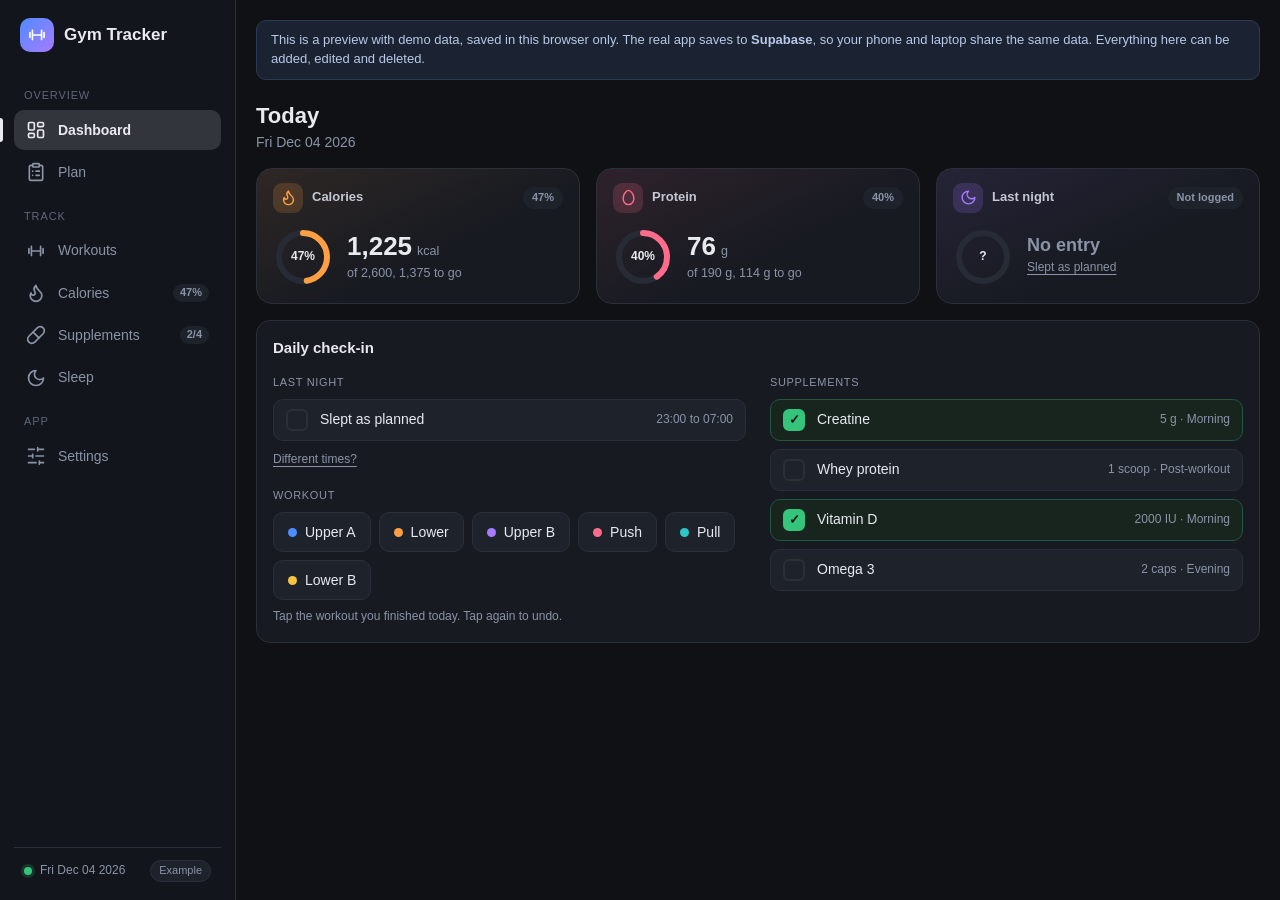
<file: gym tracker example.html>
<!DOCTYPE html>
<html lang="en">
<head>
<meta charset="UTF-8">
<meta name="viewport" content="width=device-width, initial-scale=1">
<title>Gym Tracker (example)</title>
<script src="https://cdn.sheetjs.com/xlsx-0.20.3/package/dist/xlsx.full.min.js"></script>
<style>
  :root {
    --bg: #0f1115; --card: #171a21; --card2: #1e222b; --line: #2a2f3a;
    --text: #e8eaf0; --muted: #8b93a7;
    --blue: #4f8cff; --orange: #ff9f43; --green: #35c47c; --purple: #a77bff; --red: #ff5d5d;
  }
  * { box-sizing: border-box; }
  body { margin: 0; background: var(--bg); color: var(--text); font: 14px/1.45 -apple-system, BlinkMacSystemFont, "Segoe UI", Roboto, sans-serif; }
  button, input, select { font: inherit; color: inherit; }
  h1, h2, h3 { margin: 0; font-weight: 650; }
  h2 { font-size: 22px; }
  h3 { font-size: 15px; }

  .brand { display: flex; align-items: center; gap: 10px; }
  .brand h1 { font-size: 17px; white-space: nowrap; }
  .logo { width: 34px; height: 34px; border-radius: 10px; display: grid; place-items: center; background: linear-gradient(135deg, var(--blue), var(--purple)); color: #fff; }
  .logo svg { width: 19px; height: 19px; }
  .pill { font-size: 11px; padding: 2px 8px; border-radius: 99px; background: var(--card2); color: var(--muted); border: 1px solid var(--line); }
  svg.ic { width: 20px; height: 20px; fill: none; stroke: currentColor; stroke-width: 2; stroke-linecap: round; stroke-linejoin: round; flex: none; }

  /* desktop sidebar */
  .side { position: fixed; inset: 0 auto 0 0; width: 236px; background: #12151b; border-right: 1px solid var(--line); display: flex; flex-direction: column; padding: 18px 14px; z-index: 20; }
  .side .brand { padding: 0 6px 22px; }
  .nav-label { color: #5f6779; font-size: 11px; text-transform: uppercase; letter-spacing: .08em; padding: 14px 10px 6px; }
  .nav-item { position: relative; display: flex; align-items: center; gap: 12px; width: 100%; padding: 10px 12px; margin-bottom: 2px; border: 0; border-radius: 10px; background: none; color: var(--muted); cursor: pointer; text-align: left; transition: background .15s, color .15s; }
  .nav-item:hover { background: var(--card); color: var(--text); }
  .nav-item:hover svg.ic { color: var(--c); }
  .nav-item.active { background: color-mix(in srgb, var(--c) 15%, transparent); color: var(--text); font-weight: 600; }
  .nav-item.active svg.ic { color: var(--c); }
  .nav-item.active::before { content: ""; position: absolute; left: -14px; top: 8px; bottom: 8px; width: 3px; border-radius: 0 3px 3px 0; background: var(--c); }
  .nav-item .badge { margin-left: auto; font-size: 11px; font-weight: 600; padding: 1px 7px; border-radius: 99px; background: var(--card2); color: var(--muted); }
  .nav-item.active .badge { background: color-mix(in srgb, var(--c) 25%, transparent); color: var(--text); }
  .side-foot { margin-top: auto; padding: 12px 10px 0; border-top: 1px solid var(--line); color: var(--muted); font-size: 12px; display: flex; align-items: center; gap: 8px; }
  .dot { width: 8px; height: 8px; border-radius: 50%; background: var(--green); box-shadow: 0 0 0 3px rgba(53,196,124,.18); }

  /* mobile top bar + bottom tabs */
  .mtop, .bottomnav { display: none; }
  .mtop { position: sticky; top: 0; z-index: 20; align-items: center; justify-content: space-between; padding: 12px 16px; background: rgba(15,17,21,.9); backdrop-filter: blur(10px); border-bottom: 1px solid var(--line); }
  .icon-btn { width: 38px; height: 38px; border-radius: 10px; border: 1px solid var(--line); background: var(--card); color: var(--muted); display: grid; place-items: center; cursor: pointer; }
  .icon-btn.active { color: var(--text); border-color: #3a4150; }
  .bottomnav { position: fixed; left: 0; right: 0; bottom: 0; z-index: 20; background: rgba(18,21,27,.94); backdrop-filter: blur(12px); border-top: 1px solid var(--line); padding: 6px 6px calc(6px + env(safe-area-inset-bottom)); grid-template-columns: repeat(6, 1fr); }
  .bn-item { display: flex; flex-direction: column; align-items: center; gap: 3px; padding: 6px 2px; border: 0; background: none; color: var(--muted); font-size: 10.5px; cursor: pointer; border-radius: 12px; }
  .bn-item .bn-ic { width: 46px; height: 28px; border-radius: 99px; display: grid; place-items: center; transition: background .15s; }
  .bn-item.active { color: var(--text); font-weight: 600; }
  .bn-item.active .bn-ic { background: color-mix(in srgb, var(--c) 20%, transparent); color: var(--c); }

  .shell { margin-left: 236px; }
  .banner { margin: 20px 20px 0; max-width: 1200px; padding: 10px 14px; border-radius: 10px; background: #1b2333; border: 1px solid #2b3a57; color: #b9c8e6; font-size: 13px; }
  @media (min-width: 1280px) { .banner { margin: 20px auto 0; width: calc(100% - 40px); } }

  main { padding: 20px; max-width: 1200px; margin: 0 auto; animation: pageIn .22s ease; }
  @keyframes pageIn { from { opacity: 0; transform: translateY(6px); } to { opacity: 1; transform: none; } }
  .sec-head { display: flex; justify-content: space-between; align-items: flex-end; gap: 12px; margin-bottom: 16px; flex-wrap: wrap; }
  .sec-head .btns { display: flex; gap: 8px; flex-wrap: wrap; }
  .muted { color: var(--muted); }
  .small { font-size: 12px; }
  .card { background: var(--card); border: 1px solid var(--line); border-radius: 14px; padding: 16px; margin-bottom: 16px; }
  .card > h3 { margin-bottom: 12px; }
  .card-head { display: flex; justify-content: space-between; align-items: center; gap: 10px; margin-bottom: 12px; flex-wrap: wrap; }
  .card-foot { display: flex; justify-content: space-between; gap: 8px; margin-top: 12px; }
  .grid2 { display: grid; grid-template-columns: 1fr 1fr; gap: 16px; }
  .grid2 > .card { margin-bottom: 16px; }
  .stats { display: grid; grid-template-columns: repeat(4, 1fr); gap: 16px; margin-bottom: 16px; }
  .stat { background: var(--card); border: 1px solid var(--line); border-radius: 14px; padding: 14px 16px; border-top: 3px solid var(--c); }
  .stat .label { color: var(--muted); font-size: 12px; text-transform: uppercase; letter-spacing: .04em; }
  .stat .big { font-size: 26px; font-weight: 700; margin-top: 4px; }
  .stat .sub { color: var(--muted); font-size: 13px; }
  .bar { height: 6px; background: var(--card2); border-radius: 99px; margin-top: 10px; overflow: hidden; }
  .bar > div { height: 100%; background: var(--c); border-radius: 99px; }
  .ministats { display: flex; gap: 24px; flex-wrap: wrap; margin-bottom: 8px; }
  .ministats div b { display: block; font-size: 18px; }
  .ministats div span { color: var(--muted); font-size: 12px; }

  button.primary, button.ghost, button.danger-btn { border-radius: 9px; padding: 8px 14px; cursor: pointer; border: 1px solid transparent; }
  button.primary { background: var(--blue); color: #fff; }
  button.primary:hover { filter: brightness(1.1); }
  button.ghost { background: var(--card2); border-color: var(--line); }
  button.ghost:hover { border-color: #3a4150; }
  button.danger-btn { background: transparent; border-color: #5a2a2a; color: var(--red); }
  button.icon { background: none; border: 0; color: var(--muted); cursor: pointer; padding: 4px 6px; border-radius: 6px; font-size: 12px; }
  button.icon:hover { color: var(--text); background: var(--card2); }
  button.icon.danger:hover { color: var(--red); }
  .quick { display: flex; gap: 8px; flex-wrap: wrap; margin-bottom: 12px; }

  .tablewrap { overflow-x: auto; }
  table { width: 100%; border-collapse: collapse; }
  th { text-align: left; color: var(--muted); font-weight: 500; font-size: 12px; padding: 8px; border-bottom: 1px solid var(--line); white-space: nowrap; }
  td { padding: 8px; border-bottom: 1px solid #20242d; vertical-align: top; }
  tr:hover td { background: #1a1e26; }
  td.rowact { text-align: right; white-space: nowrap; width: 1%; }
  .empty { color: var(--muted); padding: 12px 0; }

  .checks { display: grid; gap: 8px; }
  .check { display: grid; grid-template-columns: 24px 1fr auto; gap: 10px; align-items: center; text-align: left; background: var(--card2); border: 1px solid var(--line); border-radius: 10px; padding: 9px 12px; cursor: pointer; }
  .check .box { width: 22px; height: 22px; border-radius: 6px; border: 2px solid var(--line); display: grid; place-items: center; font-size: 13px; }
  .check.on { border-color: #23573d; background: #17251e; }
  .check.on .box { background: var(--green); border-color: var(--green); color: #08130d; font-weight: 700; }

  .cdot { width: 10px; height: 10px; border-radius: 50%; flex: none; background: var(--c); }
  .seg { display: inline-flex; background: var(--card2); border: 1px solid var(--line); border-radius: 10px; padding: 3px; }
  .seg button { border: 0; background: none; padding: 5px 12px; border-radius: 7px; color: var(--muted); cursor: pointer; font-size: 13px; }
  .seg button.on { background: #2a303c; color: var(--text); }

  .hm-scroll { overflow-x: auto; padding-bottom: 4px; }
  .hm { display: grid; grid-template-columns: 170px auto 76px; gap: 8px 0; align-items: center; min-width: max-content; }
  .hm-cells { display: grid; grid-template-columns: repeat(var(--n), 30px); justify-items: center; }
  .hm-name { position: sticky; left: 0; z-index: 1; background: var(--card); padding-right: 14px; display: flex; flex-direction: column; min-width: 0; }
  .hm-name b { font-weight: 600; font-size: 13px; display: flex; align-items: center; gap: 8px; white-space: nowrap; overflow: hidden; text-overflow: ellipsis; }
  .hm-name span { color: var(--muted); font-size: 11px; padding-left: 18px; }
  .hm-name b .nm { color: var(--text); font-size: 13px; padding: 0; overflow: hidden; text-overflow: ellipsis; }
  .hm-corner { align-self: stretch; }
  .hm-day { text-align: center; font-size: 10px; color: var(--muted); line-height: 1.25; padding-bottom: 2px; width: 30px; }
  .hm-day b { display: block; font-size: 12px; color: var(--text); font-weight: 500; }
  .hm-day.today b { background: var(--text); color: var(--bg); border-radius: 6px; margin: 0 3px; font-weight: 700; }
  .hm-day.mon { border-left: 1px solid var(--line); }
  .hm-cell { width: 24px; height: 24px; border-radius: 7px; border: 1px solid #2c323e; background: #1b1f27; cursor: pointer; padding: 0; transition: transform .1s, background .15s; }
  .hm-cell:hover { border-color: #566074; transform: scale(1.12); }
  .hm-cell.on { background: var(--c); border-color: transparent; }
  .hm-cell.today { box-shadow: 0 0 0 2px var(--card), 0 0 0 3.5px rgba(232,234,240,.45); }
  .hm-rate { text-align: right; line-height: 1.2; white-space: nowrap; padding-left: 10px; }
  .hm-rate b { display: block; font-size: 14px; }
  .hm-rate span { color: var(--muted); font-size: 11px; }

  .day-group { margin-bottom: 14px; }
  .day-head { display: flex; justify-content: space-between; align-items: baseline; padding: 6px 2px 8px; border-bottom: 1px solid var(--line); margin-bottom: 4px; }
  .log-item { display: flex; align-items: center; gap: 12px; padding: 8px 10px; border-radius: 10px; }
  .log-item:hover { background: var(--card2); }
  .time-pill { font-variant-numeric: tabular-nums; font-size: 12px; color: var(--muted); background: var(--card2); border: 1px solid var(--line); padding: 2px 8px; border-radius: 99px; min-width: 62px; text-align: center; }
  .log-name { font-weight: 600; }
  .log-note { overflow: hidden; text-overflow: ellipsis; white-space: nowrap; }
  .log-acts { margin-left: auto; white-space: nowrap; }
  @media (hover: hover) { .log-acts { opacity: 0; transition: opacity .15s; } .log-item:hover .log-acts { opacity: 1; } }
  .show-more { width: 100%; }
  @media (max-width: 600px) {
    .hm { grid-template-columns: 112px auto 56px; }
    .hm-rate span { display: none; }
    .log-item { gap: 8px; padding: 8px 4px; flex-wrap: wrap; }
  }

  button:disabled { opacity: .45; cursor: not-allowed; }
  .plan-seg { margin-bottom: 16px; }
  .sub-head { display: flex; justify-content: space-between; align-items: center; gap: 12px; margin-bottom: 12px; flex-wrap: wrap; }
  .total-row td { font-weight: 700; border-top: 1px solid var(--line); border-bottom: 0; }
  .logged { color: var(--green); font-size: 13px; font-weight: 600; }
  button.small-btn { padding: 4px 14px; font-size: 13px; }
  .drop { display: flex; flex-direction: column; align-items: center; gap: 2px; padding: 30px 16px; margin: 14px 0 4px; border: 2px dashed var(--line); border-radius: 12px; cursor: pointer; text-align: center; transition: .15s; }
  .drop:hover, .drop.over { border-color: var(--blue); background: rgba(79,140,255,.07); }
  .imp-row { display: flex; justify-content: space-between; gap: 16px; padding: 10px 12px; margin-bottom: 8px; border: 1px solid var(--line); border-radius: 10px; background: var(--card2); }
  .imp-row span { color: var(--muted); text-align: right; }
  .imp-row.skip { opacity: .55; }
  .imp-row.warn span { color: var(--orange); }
  .imp-row.bad span { color: var(--red); }
  .imp-row.sub { margin-left: 16px; padding: 7px 12px; background: none; }
  .imp-row.sub span { font-size: 12px; }
  .imp-group { display: flex; justify-content: space-between; align-items: center; gap: 12px; flex-wrap: wrap; padding: 12px 0; border-top: 1px solid var(--line); }
  .imp-group .quick { margin: 0; }
  .imp-errors { margin-top: 12px; padding: 10px 14px; border: 1px solid #5a2a2a; border-radius: 10px; background: #241517; color: #f3b1b1; font-size: 13px; }
  .imp-errors ul { margin: 6px 0 0; padding-left: 18px; }

  .check.sleepc.on { border-color: #4a3a75; background: #1f1a2e; }
  .check.sleepc.on .box { background: var(--purple); border-color: var(--purple); color: #140c24; }
  .check.sleepc:not(.on):hover { border-color: #4a3a75; }
  div.check { cursor: default; }
  .linkish { background: none; border: 0; padding: 2px 0; color: var(--muted); font-size: 12px; cursor: pointer; justify-self: start; text-decoration: underline; text-underline-offset: 3px; }
  .linkish:hover { color: var(--text); }
  .sleep-acts { display: flex; justify-content: flex-end; gap: 2px; margin-top: -2px; }
  .ci-label { color: var(--muted); font-size: 11px; text-transform: uppercase; letter-spacing: .06em; margin: 4px 0 8px; }
  .ci-grid { display: grid; grid-template-columns: 1fr 1fr; gap: 24px; align-items: start; }
  .wo-chips { display: flex; flex-wrap: wrap; gap: 8px; margin-bottom: 8px; }
  .wo-chip { display: inline-flex; align-items: center; gap: 8px; padding: 9px 14px; border-radius: 10px; border: 1px solid var(--line); background: var(--card2); cursor: pointer; font-weight: 500; }
  .wo-chip i { width: 9px; height: 9px; border-radius: 50%; background: var(--c); }
  .wo-chip:hover { border-color: var(--c); }
  .wo-chip.on { background: #17251e; border-color: #23573d; color: var(--green); font-weight: 600; }
  .wo-chip.on i { display: none; }
  .wgrid { display: grid; grid-template-columns: repeat(auto-fill, minmax(min(100%, 420px), 1fr)); gap: 16px; align-items: start; }
  .wcard { background: var(--card); border: 1px solid var(--line); border-top: 3px solid var(--c); border-radius: 16px; padding: 16px; display: flex; flex-direction: column; gap: 12px; }
  .wcard.done { border-color: #23573d; border-top-color: var(--green); background: linear-gradient(180deg, rgba(53,196,124,.07), var(--card) 35%); }
  .wcard.rest { border: 1px dashed var(--line); background: transparent; padding: 14px 16px; gap: 6px; }
  .wc-head { display: flex; justify-content: space-between; align-items: flex-start; gap: 12px; }
  .wc-title { font-size: 17px; font-weight: 700; }
  .wc-focus { color: var(--muted); font-size: 13px; margin-top: 2px; }
  .wc-right { display: flex; align-items: center; gap: 6px; flex: none; }
  .wc-sets { font-size: 12px; font-weight: 600; color: var(--muted); background: var(--card2); padding: 3px 9px; border-radius: 99px; white-space: nowrap; }
  .wc-table th { font-size: 11px; text-transform: uppercase; letter-spacing: .05em; padding: 6px 8px; }
  .wc-table td { padding: 9px 8px; }
  .wc-table td:first-child { width: 100%; }
  .wc-table td.n { white-space: nowrap; color: #c3c8d4; font-variant-numeric: tabular-nums; }
  .wc-foot { display: flex; flex-direction: column; align-items: center; gap: 6px; }
  .wc-btn { width: 100%; padding: 12px; border-radius: 12px; border: 1px dashed #3a4150; background: var(--card2); font-weight: 600; cursor: pointer; transition: .15s; }
  .wc-btn:hover { border-color: var(--c); background: color-mix(in srgb, var(--c) 12%, var(--card2)); }
  .wc-btn.on { border-style: solid; border-color: #23573d; background: #17251e; color: var(--green); }
  .ex-acts.show { opacity: 1 !important; }
  .wo-summary { padding: 14px 16px; }
  .wo-summary .ministats { margin: 0; gap: 40px; }
  .cal { display: grid; grid-template-columns: repeat(7, 1fr); gap: 6px; }
  .cal-h { font-size: 11px; color: var(--muted); text-align: center; }
  .cal-d { min-height: 62px; min-width: 0; border: 1px solid #252a34; border-radius: 10px; padding: 5px; background: #1a1e26; display: flex; flex-direction: column; gap: 3px; }
  .cal-d.future { opacity: .35; }
  .cal-d.today { border-color: #566074; }
  .cal-n { font-size: 11px; color: var(--muted); }
  .cal-d.today .cal-n { color: var(--text); font-weight: 700; }
  .cal-s { font-size: 11px; font-weight: 600; padding: 2px 5px; border-radius: 5px; border-left: 3px solid var(--c); background: color-mix(in srgb, var(--c) 20%, transparent); white-space: nowrap; overflow: hidden; text-overflow: ellipsis; }
  @media (max-width: 600px) {
    .cal-d { min-height: 44px; }
    .cal-s { font-size: 0; height: 6px; padding: 0; border: 0; background: var(--c); }
    .wo-summary .ministats { gap: 20px; }
  }
  @media (max-width: 760px) { .ci-grid { grid-template-columns: 1fr; gap: 18px; } }

  .field-dial { margin-bottom: 10px; }
  .field-dial > .lbl { display: block; color: var(--muted); font-size: 12px; margin-bottom: 6px; }
  .sdial { background: var(--card2); border: 1px solid var(--line); border-radius: 14px; padding: 14px; }
  .sd-times { display: grid; grid-template-columns: 1fr 1fr; gap: 10px; }
  .sd-t { background: var(--bg); border: 1px solid var(--line); border-radius: 10px; padding: 8px 12px; }
  .sd-t span { display: flex; align-items: center; gap: 6px; color: var(--muted); font-size: 12px; }
  .sd-t span svg.ic { width: 14px; height: 14px; }
  .sd-t b { font-size: 26px; font-weight: 700; font-variant-numeric: tabular-nums; }
  .sd-t.bed b, .sd-t.bed svg { color: #c9b3ff; }
  .sd-t.wake b, .sd-t.wake svg { color: #ffd27a; }
  .sd-svg { display: block; width: 100%; max-width: 280px; margin: 8px auto 0; touch-action: none; user-select: none; -webkit-user-select: none; }
  .sd-track { fill: none; stroke: #12151b; stroke-width: 30; }
  .sd-ticks line { stroke: #3a4150; stroke-width: 1.5; }
  .sd-ticks line.maj { stroke: #6b7385; stroke-width: 2; }
  .sd-lbl { fill: var(--muted); font-size: 10px; text-anchor: middle; dominant-baseline: central; }
  .sd-arc { fill: none; stroke: var(--purple); stroke-width: 30; stroke-linecap: round; opacity: .85; cursor: grab; }
  .sd-knob { cursor: grab; outline: none; }
  .sd-knob circle { fill: #20242e; stroke-width: 2.5; transition: r .1s; }
  .sd-knob[data-k=bed] circle { stroke: #c9b3ff; }
  .sd-knob[data-k=wake] circle { stroke: #ffd27a; }
  .sd-knob[data-k=bed] .kic { color: #c9b3ff; }
  .sd-knob[data-k=wake] .kic { color: #ffd27a; }
  .sd-knob:hover circle, .sd-knob:focus-visible circle { stroke-width: 4; }
  .kic { fill: none; stroke: currentColor; stroke-width: 2.2; stroke-linecap: round; stroke-linejoin: round; pointer-events: none; }
  .sdial.dragging .sd-knob, .sdial.dragging .sd-arc { cursor: grabbing; }
  .sd-dur { fill: var(--text); font-size: 24px; font-weight: 700; text-anchor: middle; }
  .sd-sub { fill: var(--muted); font-size: 11px; text-anchor: middle; }
  .sd-hint { text-align: center; margin-top: 6px; }

  .kpis { display: grid; grid-template-columns: repeat(3, 1fr); gap: 16px; margin-bottom: 16px; }
  .kpi { background: linear-gradient(155deg, color-mix(in srgb, var(--c) 10%, var(--card)) 0%, var(--card) 60%); border: 1px solid var(--line); border-radius: 16px; padding: 14px 16px 16px; min-width: 0; }
  .kpi-head { display: flex; align-items: center; gap: 9px; margin-bottom: 14px; }
  .kpi-ic { width: 30px; height: 30px; border-radius: 9px; display: grid; place-items: center; flex: none; background: color-mix(in srgb, var(--c) 18%, transparent); color: var(--c); }
  .kpi-ic svg.ic { width: 17px; height: 17px; }
  .kpi-label { font-size: 13px; font-weight: 600; color: #c3c8d4; white-space: nowrap; }
  .kpi-pill { margin-left: auto; font-size: 11px; font-weight: 600; padding: 3px 9px; border-radius: 99px; background: var(--card2); color: var(--muted); white-space: nowrap; }
  .kpi-pill.good { background: rgba(53,196,124,.15); color: var(--green); }
  .kpi-pill.warn { background: rgba(255,159,67,.14); color: var(--orange); }
  .kpi-body { display: flex; align-items: center; gap: 14px; min-height: 60px; }
  .kpi-body > div { min-width: 0; }
  .kpi-big { font-size: 26px; font-weight: 750; line-height: 1.1; font-variant-numeric: tabular-nums; white-space: nowrap; }
  .kpi-big small { font-size: 12.5px; font-weight: 500; color: var(--muted); margin-left: 5px; }
  .kpi-big.kpi-empty { font-size: 18px; color: var(--muted); }
  .kpi-sub { color: var(--muted); font-size: 12.5px; margin-top: 4px; white-space: nowrap; overflow: hidden; text-overflow: ellipsis; }
  .ring { position: relative; width: 60px; height: 60px; flex: none; }
  .ring svg { width: 100%; height: 100%; transform: rotate(-90deg); }
  .ring circle { fill: none; stroke-width: 6; }
  .ring .bg { stroke: #262b35; }
  .ring .fg { stroke: var(--c); stroke-linecap: round; transition: stroke-dashoffset .6s ease; }
  .ring b { position: absolute; inset: 0; display: grid; place-items: center; font-size: 12px; font-weight: 700; }
  @media (max-width: 480px) {
    .kpis { gap: 10px; }
    .kpi { padding: 12px; }
    .kpi-body { flex-direction: column; align-items: flex-start; gap: 10px; }
    .kpi-head { margin-bottom: 10px; }
    .kpi-pill { display: none; }
    .kpis { grid-template-columns: 1fr 1fr; }
    .kpis .kpi:nth-child(3) { grid-column: 1 / -1; }
    .kpis .kpi:nth-child(3) .kpi-body { flex-direction: row; align-items: center; }
    .kpi-label { font-size: 12px; }
    .kpi-big { font-size: 22px; }
    .ring { width: 50px; height: 50px; }
  }

  .ex-note { color: #7f8799; font-size: 12px; margin-top: 3px; }
  td.nowrap { white-space: nowrap; }

  .ex-name { font-weight: 600; }
  .ex-note { display: -webkit-box; -webkit-line-clamp: 2; -webkit-box-orient: vertical; overflow: hidden; }
  .ex-acts { display: flex; gap: 2px; justify-content: flex-end; }
  .ex-acts .icon { padding: 5px; display: grid; place-items: center; }
  .ex-acts .icon svg { width: 15px; height: 15px; fill: none; stroke: currentColor; stroke-width: 2; stroke-linecap: round; stroke-linejoin: round; }
  @media (hover: hover) { .wc-table tr .ex-acts { opacity: 0; transition: opacity .15s; } .wc-table tr:hover .ex-acts, .ex-acts:focus-within { opacity: 1; } }

  .chart { width: 100%; height: auto; display: block; }
  .chart .ax { fill: var(--muted); font-size: 11px; }
  .chart .gl { stroke: #252a34; }

  .overlay { position: fixed; inset: 0; background: rgba(0,0,0,.6); display: grid; place-items: center; z-index: 50; padding: 16px; }
  .overlay.hidden { display: none; }
  .modal { background: var(--card); border: 1px solid var(--line); border-radius: 16px; padding: 20px; width: 100%; max-width: 520px; max-height: 90vh; overflow-y: auto; }
  .modal h3 { font-size: 18px; margin-bottom: 14px; }
  .field { display: block; margin-bottom: 10px; }
  .field span { display: block; color: var(--muted); font-size: 12px; margin-bottom: 4px; }
  input, select { width: 100%; background: var(--bg); border: 1px solid var(--line); border-radius: 8px; padding: 8px 10px; }
  input:focus, select:focus { outline: none; border-color: var(--blue); }
  input[type=checkbox] { width: auto; accent-color: var(--blue); }
  .card-head select { width: auto; }
  .actions { display: flex; justify-content: flex-end; gap: 8px; margin-top: 16px; }
  .chk { display: flex; align-items: center; gap: 8px; cursor: pointer; }
  .goals { display: grid; grid-template-columns: repeat(3, 1fr) auto; gap: 12px; align-items: end; }
  .goals .field { margin: 0; }

  .toast { position: fixed; bottom: 24px; left: 50%; transform: translateX(-50%) translateY(20px); background: #23314d; border: 1px solid #34497a; padding: 10px 16px; border-radius: 10px; opacity: 0; transition: .2s; pointer-events: none; z-index: 60; }
  .toast.show { opacity: 1; transform: translateX(-50%) translateY(0); }

  @media (max-width: 900px) {
    .side { display: none; }
    .shell { margin-left: 0; padding-bottom: 84px; }
    .mtop { display: flex; }
    .bottomnav { display: grid; }
    .banner { margin: 14px 14px 0; }
    .toast { bottom: 96px; }
  }
  @media (max-width: 860px) {
    .stats { grid-template-columns: 1fr 1fr; }
    .grid2 { grid-template-columns: 1fr; gap: 0; }
    .goals { grid-template-columns: 1fr; }
    main { padding: 14px; }
  }
</style>
</head>
<body>
<aside class="side">
  <div class="brand"><span class="logo" id="logo1"></span><h1>Gym Tracker</h1></div>
  <nav id="sidenav"></nav>
  <div class="side-foot"><span class="dot"></span><span id="sideDate"></span><span class="pill" style="margin-left:auto">Example</span></div>
</aside>
<header class="mtop">
  <div class="brand"><span class="logo" id="logo2"></span><h1>Gym Tracker</h1></div>
  <button class="icon-btn" id="mSettings" data-act="tab" data-tab="settings" aria-label="Settings"></button>
</header>
<div class="shell">
  <div class="banner">This is a preview with demo data, saved in this browser only. The real app saves to <b>Supabase</b>, so your phone and laptop share the same data. Everything here can be added, edited and deleted.</div>
  <main id="app"></main>
</div>
<nav class="bottomnav" id="bottomnav"></nav>
<div id="modal" class="overlay hidden"><div class="modal" id="modalBody"></div></div>
<div id="toast" class="toast"></div>

<script>
const KEY = 'gymTrackerExample_v1';
const C = { blue: '#4f8cff', orange: '#ff9f43', green: '#35c47c', purple: '#a77bff' };
const ICONS = {
  dashboard: '<rect width="7" height="9" x="3" y="3" rx="1.5"/><rect width="7" height="5" x="14" y="3" rx="1.5"/><rect width="7" height="9" x="14" y="12" rx="1.5"/><rect width="7" height="5" x="3" y="16" rx="1.5"/>',
  plan: '<rect width="8" height="4" x="8" y="2" rx="1"/><path d="M16 4h2a2 2 0 0 1 2 2v14a2 2 0 0 1-2 2H6a2 2 0 0 1-2-2V6a2 2 0 0 1 2-2h2"/><path d="M12 11h4M12 16h4M8 11h.01M8 16h.01"/>',
  workouts: '<path d="M6.5 6.5v11M17.5 6.5v11M3.5 9v6M20.5 9v6M6.5 12h11"/>',
  calories: '<path d="M8.5 14.5A2.5 2.5 0 0 0 11 12c0-1.38-.5-2-1-3-1.07-2.14-.22-4.05 2-6 .5 2.5 2 4.9 4 6.5 2 1.6 3 3.5 3 5.5a7 7 0 1 1-14 0c0-1.15.43-2.29 1-3a2.5 2.5 0 0 0 2.5 2.5z"/>',
  supplements: '<path d="m10.5 20.5 10-10a4.95 4.95 0 1 0-7-7l-10 10a4.95 4.95 0 1 0 7 7Z"/><path d="m8.5 8.5 7 7"/>',
  sleep: '<path d="M12 3a6 6 0 0 0 9 9 9 9 0 1 1-9-9Z"/>',
  settings: '<path d="M21 4h-7M10 4H3M21 12h-9M8 12H3M21 20h-5M12 20H3M14 2v4M8 10v4M16 18v4"/>',
};
const icon = k => `<svg class="ic" viewBox="0 0 24 24">${ICONS[k]}</svg>`;
// key, label, short label for the phone bar, accent color, sidebar group
const TABS = [
  ['dashboard', 'Dashboard', 'Home', '#e8eaf0', 'Overview'],
  ['plan', 'Plan', 'Plan', '#4f8cff', 'Overview'],
  ['workouts', 'Workouts', 'Lifts', '#4f8cff', 'Track'],
  ['calories', 'Calories', 'Food', '#ff9f43', 'Track'],
  ['supplements', 'Supplements', 'Supps', '#35c47c', 'Track'],
  ['sleep', 'Sleep', 'Sleep', '#a77bff', 'Track'],
  ['settings', 'Settings', 'Settings', '#8b93a7', 'App'],
];
let tab = TABS.some(t => t[0] === location.hash.slice(1)) ? location.hash.slice(1) : 'dashboard';

// ---------- helpers ----------
const z = n => String(n).padStart(2, '0');
const fmt = d => `${d.getFullYear()}-${z(d.getMonth() + 1)}-${z(d.getDate())}`;
const today = () => fmt(new Date());
const daysAgo = n => { const d = new Date(); d.setDate(d.getDate() - n); return fmt(d); };
const lastNDays = n => Array.from({ length: n }, (_, i) => daysAgo(n - 1 - i));
const nowTime = () => { const d = new Date(); return `${z(d.getHours())}:${z(d.getMinutes())}`; };
const toTime = m => `${z(Math.floor(m / 60) % 24)}:${z(Math.floor(m % 60))}`;
const uid = p => p + '_' + Math.random().toString(36).slice(2, 8);
const esc = s => String(s ?? '').replace(/[&<>"']/g, c => ({ '&': '&amp;', '<': '&lt;', '>': '&gt;', '"': '&quot;', "'": '&#39;' }[c]));
const num = v => Number(v) || 0;
const sum = (rows, k) => rows.reduce((a, r) => a + num(r[k]), 0);
const avg = arr => arr.length ? arr.reduce((a, b) => a + b, 0) / arr.length : 0;
const round = (n, d = 1) => Math.round(n * 10 ** d) / 10 ** d;
const thousands = n => String(Math.round(n)).replace(/\B(?=(\d{3})+(?!\d))/g, ',');
const shortDate = s => { const [, m, d] = s.split('-'); return `${Number(d)}.${Number(m)}.`; };
const uniq = arr => [...new Set(arr.filter(Boolean))].sort();
const byDateDesc = (a, b) => (b.date + (b.time || '')).localeCompare(a.date + (a.time || ''));
const rnd = (a, b) => a + Math.random() * (b - a);
const pick = arr => arr[Math.floor(Math.random() * arr.length)];
function sleepHours(bed, wake) {
  if (!bed || !wake) return 0;
  const [bh, bm] = bed.split(':').map(Number), [wh, wm] = wake.split(':').map(Number);
  let m = (wh * 60 + wm) - (bh * 60 + bm);
  if (m <= 0) m += 1440;
  return round(m / 60, 2);
}

// ---------- demo data ----------
function seed() {
  const ex = (name, sets, reps, rest, notes) => ({ id: uid('e'), name, sets, reps, rest, notes });
  const day = (name, focus, exercises) => ({ id: uid('p'), name, focus, exercises });
  const s = {
    regulars: [
      { id: uid('r'), name: 'Creatine', dose: 5, unit: 'g', time: 'Morning' },
      { id: uid('r'), name: 'Whey protein', dose: 1, unit: 'scoop', time: 'Post-workout' },
      { id: uid('r'), name: 'Vitamin D', dose: 2000, unit: 'IU', time: 'Morning' },
      { id: uid('r'), name: 'Omega 3', dose: 2, unit: 'caps', time: 'Evening' },
    ],
    diet: [
      { id: uid('d'), meal: 'Breakfast', food: 'Oats with milk and banana', calories: 550, protein: 30, carbs: 85, fat: 12 },
      { id: uid('d'), meal: 'Lunch', food: 'Chicken, rice and salad', calories: 750, protein: 55, carbs: 85, fat: 18 },
      { id: uid('d'), meal: 'Snack', food: 'Greek yogurt and nuts', calories: 350, protein: 25, carbs: 20, fat: 18 },
      { id: uid('d'), meal: 'Dinner', food: 'Salmon with potatoes', calories: 700, protein: 45, carbs: 55, fat: 28 },
      { id: uid('d'), meal: 'Snack', food: 'Whey shake with milk', calories: 250, protein: 35, carbs: 15, fat: 5 },
    ],
    sleepPlan: { bed: '23:00', wake: '07:00' },
    plan: [
      day('Upper A', 'Width & upper chest', [ex("Incline Dumbbell Press", 3, '6-8', '120s', "30\u00b0 incline; full stretch on the upper pecs"), ex("Weighted Pull-Up / Lat Pulldown", 4, '8-10', '90-120s', "Drive the elbows down; target the outer lats"), ex("Standing Cable Lateral Raise", 3, '12-15', '60-90s', "Slight forward lean; lead with the elbow"), ex("Low-to-High Cable Fly", 3, '12-15', '60s', "Squeeze the upper chest at the top"), ex("Chest-Supported T-Bar Row", 3, '8-10', '90s', "Upper-back density; neutral spine throughout"), ex("Reverse Pec Deck", 3, '15-20', '45-60s', "Rear delts; light load, no torso english"), ex("Incline Dumbbell Curl", 3, '10-12', '60s', "Seated incline for the long-head stretch")]),
      day('Lower', 'Lower body & core', [ex("Barbell / Hack Squat", 4, '6-8', '120s', "Control the eccentric; keep depth consistent week to week"), ex("Romanian Deadlift", 3, '8-10', '90-120s', "Hinge at the hips; stretch under load, do not chase depth"), ex("Leg Press / Bulgarian Split Squat", 3, '10-12', '90s', "Quad volume without spinal load"), ex("Seated Leg Curl", 3, '10-12', '60-90s', "Seated, not lying: trains the hamstring at long muscle length"), ex("Seated Leg Extension", 3, '12-15', '60s', "Continuous tension; no lockout pause"), ex("Standing Calf Raise", 4, '10-12', '60s', "Two-second pause at the bottom stretch"), ex("Hanging Leg Raise", 4, '12-15', '60s', "No swing. Posterior pelvic tilt at the top")]),
      day('Upper B', 'Shoulders & arms', [ex("Overhead Dumbbell Press", 3, '6-8', '120s', "Heavy vertical press; brace the ribs down"), ex("Neutral-Grip Cable Row", 4, '10-12', '90s', "Pull to the lower abdomen; mid-back thickness"), ex("Lean-Away Cable Lateral Raise", 4, '12-15', '60s', "Constant tension on the lateral delt through the full arc"), ex("Flat Dumbbell Press", 3, '8-10', '90s', "Deep stretch; controlled tempo down"), ex("EZ-Bar Skullcrusher", 4, '10-12', '60s', "Elbows pinned; bar behind the head for long-head bias"), ex("Hammer Curl", 3, '10-12', '60s', "Brachialis: widens the arm in profile")]),
      day('Rest', '', []),
      day('Push', 'Push aesthetics', [ex("Incline Smith Press", 4, '8-10', '90-120s', "Stable and easy to load progressively. Your main upper-chest driver"), ex("Seated Machine Shoulder Press", 3, '10-12', '90s', "Anterior and side delts; back flat to the pad"), ex("Cable Lateral Raise", 4, '12-15', '60s', "Volume for side-delt width"), ex("Weighted / Bodyweight Dip", 3, '8-10', '90s', "Forward lean for chest bias; stop at shoulder-height depth"), ex("Overhead Rope Extension", 4, '12-15', '60s', "Long head at full stretch"), ex("Seated Calf Raise", 3, '12-15', '45s', "Soleus; bent knee takes the gastroc out")]),
      day('Pull', 'Pull aesthetics & rear delts', [ex("Single-Arm Lat Pulldown", 4, '10-12', '60-90s', "Unilateral; addresses side-to-side asymmetry"), ex("Meadows Row / Dumbbell Row", 3, '8-10', '90s', "Pull toward the hip, not the chest"), ex("Face Pull", 3, '15-20', '45-60s', "Rear delts and external rotators; high elbows"), ex("Rear Delt Cable Fly", 3, '15-20', '45-60s', "Straight arms, wide arc; let the rear delt do it"), ex("Barbell Shrug", 3, '10-12', '60s', "Two-second hold at the top"), ex("Preacher Curl", 4, '10-12', '60s', "Strict; no momentum out of the bottom"), ex("Cable Crunch", 4, '12-15', '60s', "Load it and progress it like any other lift")]),
      day('Rest', '', []),
      day('Lower B', 'Posterior chain. Mass phase only, replaces Push', [ex("Romanian Deadlift", 4, '6-8', '150s', "Heavier than the cutting version: a primary lift, not an accessory"), ex("Barbell Hip Thrust", 3, '8-10', '120s', "Glutes: the largest muscle not trained directly elsewhere"), ex("Seated Leg Curl", 4, '10-12', '90s', "Long-length hamstring work; seated, not lying"), ex("Walking / Reverse Lunge", 3, '10-12', '90s', "Per leg. Quads and glutes under stretch"), ex("Standing Calf Raise", 4, '8-12', '60s', "Heavier and lower-rep than the cutting block"), ex("Weighted Decline Crunch", 3, '10-12', '60s', "Load the abs. In a surplus they grow like anything else")]),
    ],
    sessions: [], calories: [], supplements: [], sleep: [],
  };

  // follow the weekly split (first 7 plan days) for the last four weeks, skipping the odd session
  for (let i = 27; i >= 1; i--) {
    const d = s.plan[(27 - i) % 7];
    if (d.exercises.length && Math.random() > 0.1) s.sessions.push({ id: uid('w'), date: daysAgo(i), dayId: d.id, name: d.name });
  }

  const MEALS = {
    Breakfast: [['Oats with milk and banana', 550, 25, 85, 12], ['Eggs and toast', 480, 30, 35, 22]],
    Lunch: [['Chicken, rice and salad', 750, 55, 85, 18], ['Beef burrito bowl', 820, 48, 90, 26]],
    Dinner: [['Salmon with potatoes', 700, 45, 55, 28], ['Pasta bolognese', 780, 42, 95, 22]],
    Snack: [['Greek yogurt and nuts', 350, 25, 20, 18], ['Protein bar', 220, 20, 24, 7]],
  };
  for (let i = 29; i >= 0; i--) {
    const meals = i === 0 ? ['Breakfast', 'Lunch'] : Object.keys(MEALS);
    meals.forEach(meal => {
      const f = pick(MEALS[meal]), k = rnd(0.85, 1.2);
      s.calories.push({ id: uid('c'), date: daysAgo(i), meal, food: f[0], calories: Math.round(f[1] * k), protein: Math.round(f[2] * k), carbs: Math.round(f[3] * k), fat: Math.round(f[4] * k) });
    });
  }

  for (let i = 20; i >= 0; i--) {
    s.regulars.forEach((r, idx) => {
      if (i === 0 && idx % 2) return;
      if (i > 0 && Math.random() < 0.12) return;
      s.supplements.push({ id: uid('s'), date: daysAgo(i), time: idx === 1 ? '18:30' : '08:15', supplement: r.name, dose: r.dose, unit: r.unit, notes: '' });
    });
  }

  for (let i = 29; i >= 1; i--) {
    const bed = toTime((22 * 60 + 40 + rnd(0, 110)) % 1440), wake = toTime(6 * 60 + 30 + rnd(0, 75));
    s.sleep.push({ id: uid('z'), date: daysAgo(i), bed, wake, hours: sleepHours(bed, wake), notes: '' });
  }
  return s;
}

// ---------- storage (the real app swaps this for Supabase) ----------
let S = load();
function load() {
  try { const raw = localStorage.getItem(KEY); if (raw) return migrate(JSON.parse(raw)); } catch (e) {}
  const s = seed(); localStorage.setItem(KEY, JSON.stringify(s)); return s;
}
// older saves predate the diet and sleep plans
function migrate(s) {
  const fresh = seed();
  if (!s.diet) s.diet = fresh.diet;
  if (!s.sleepPlan) s.sleepPlan = fresh.sleepPlan;
  if (!s.sessions) {
    // per-exercise logs become one finished workout per day
    const byDate = {};
    (s.workouts || []).forEach(w => { (byDate[w.date] = byDate[w.date] || []).push(w.exercise); });
    s.sessions = Object.entries(byDate).map(([date, names]) => {
      const d = s.plan.find(x => x.exercises.some(e => names.includes(e.name)));
      return { id: uid('w'), date, dayId: d ? d.id : '', name: d ? d.name : 'Workout' };
    });
  }
  delete s.workouts;
  delete s.settings;
  return s;
}
// daily targets come straight from the plan
function goals() {
  return { calGoal: sum(S.diet, 'calories'), proteinGoal: sum(S.diet, 'protein'), sleepGoal: sleepHours(S.sleepPlan.bed, S.sleepPlan.wake) };
}
const ratio = (a, b) => (b ? a / b : null);
const grams = v => (v === '' || v == null ? '' : `${v} g`);
function save() { localStorage.setItem(KEY, JSON.stringify(S)); }
function commit(msg) { save(); render(); if (msg) toast(msg); }

// ---------- section definitions ----------
const UNITS = ['g', 'mg', 'IU', 'caps', 'scoop', 'ml'];
const SECTIONS = {
  calories: {
    title: 'food entry', prefix: 'c',
    fields: [
      { key: 'date', label: 'Date', type: 'date', required: true },
      { key: 'meal', label: 'Meal', type: 'select', options: ['Breakfast', 'Lunch', 'Dinner', 'Snack'] },
      { key: 'food', label: 'Food', type: 'text', required: true, list: () => uniq(S.calories.map(c => c.food)) },
      { key: 'calories', label: 'Calories (kcal)', type: 'number', required: true, min: 0 },
      { key: 'protein', label: 'Protein (g)', type: 'number', min: 0 },
      { key: 'carbs', label: 'Carbs (g)', type: 'number', min: 0 },
      { key: 'fat', label: 'Fat (g)', type: 'number', min: 0 },
    ],
    columns: [
      { label: 'Date', fmt: r => shortDate(r.date) }, { label: 'Meal', key: 'meal' }, { label: 'Food', key: 'food' },
      { label: 'kcal', key: 'calories' }, { label: 'Protein', fmt: r => r.protein !== '' ? `${r.protein} g` : '' },
      { label: 'Carbs', fmt: r => r.carbs !== '' ? `${r.carbs} g` : '' }, { label: 'Fat', fmt: r => r.fat !== '' ? `${r.fat} g` : '' },
    ],
  },
  supplements: {
    title: 'supplement', prefix: 's',
    fields: [
      { key: 'date', label: 'Date', type: 'date', required: true },
      { key: 'time', label: 'Time', type: 'time' },
      { key: 'supplement', label: 'Supplement', type: 'text', required: true, list: () => uniq([...S.regulars.map(r => r.name), ...S.supplements.map(x => x.supplement)]) },
      { key: 'dose', label: 'Dose', type: 'number', min: 0 },
      { key: 'unit', label: 'Unit', type: 'select', options: UNITS },
      { key: 'notes', label: 'Notes', type: 'text' },
    ],
    columns: [
      { label: 'Date', fmt: r => shortDate(r.date) }, { label: 'Time', key: 'time' }, { label: 'Supplement', key: 'supplement' },
      { label: 'Dose', fmt: r => `${r.dose} ${r.unit}` }, { label: 'Notes', key: 'notes' },
    ],
  },
  sleep: {
    title: 'night of sleep', prefix: 'z',
    fields: [
      { key: 'date', label: 'Date (the morning you woke up)', type: 'date', required: true },
      { key: 'times', label: 'Bed and wake time', type: 'sleeptimes', keys: ['bed', 'wake'] },
      { key: 'notes', label: 'Notes', type: 'text' },
    ],
    columns: [
      { label: 'Date', fmt: r => shortDate(r.date) }, { label: 'Bed', key: 'bed' }, { label: 'Wake', key: 'wake' },
      { label: 'Hours', fmt: r => `${round(r.hours)} h` }, { label: 'Notes', key: 'notes' },
    ],
  },
};
const DAY_FIELDS = [
  { key: 'name', label: 'Name, for example Upper A', type: 'text', required: true },
  { key: 'focus', label: 'Focus, for example Width & upper chest (optional)', type: 'text' },
];
const PLAN_EX_FIELDS = [
  { key: 'name', label: 'Exercise', type: 'text', required: true, list: () => allExerciseNames() },
  { key: 'sets', label: 'Sets', type: 'number', required: true, min: 1 },
  { key: 'reps', label: 'Reps, a number or a range like 8-12', type: 'text', required: true, pattern: '\\d+(\\s*\\D\\s*\\d+)?', hint: 'Use a number like 8 or a range like 8-12' },
  { key: 'rest', label: 'Rest, for example 90s', type: 'text' },
  { key: 'notes', label: 'Execution, how to do it', type: 'text' },
];
// reps are a single number or a range like "8-12"
function parseReps(v) {
  const m = String(v ?? '').trim().match(/^(\d+)(?:\s*[-\u2013\u2014]\s*(\d+))?$/);
  if (!m) return null;
  const lo = Number(m[1]), hi = m[2] ? Number(m[2]) : lo;
  if (lo < 1 || hi < lo) return null;
  return hi === lo ? lo : `${lo}-${hi}`;
}
const SUP_TIMES = ['Morning', 'Midday', 'Evening', 'Before bed', 'Pre-workout', 'Post-workout', 'Any time'];
// imported files may bring their own units or timings, keep those selectable
const withExtra = (base, key) => () => [...new Set([...base, ...S.regulars.map(r => r[key]).filter(Boolean)])];
const REG_FIELDS = [
  { key: 'name', label: 'Supplement', type: 'text', required: true },
  { key: 'dose', label: 'Dose', type: 'number', required: true, min: 0 },
  { key: 'unit', label: 'Unit', type: 'select', options: withExtra(UNITS, 'unit') },
  { key: 'time', label: 'When', type: 'select', options: withExtra(SUP_TIMES, 'time') },
];
const DIET_FIELDS = () => SECTIONS.calories.fields.filter(f => f.key !== 'date');
const SLEEP_PLAN_FIELDS = [
  { key: 'times', label: 'Your sleep schedule', type: 'sleeptimes', keys: ['bed', 'wake'] },
];
const allExerciseNames = () => uniq(S.plan.flatMap(d => d.exercises.map(e => e.name)));

// ---------- generic UI pieces ----------
function secHead(title, sub, buttons = '') {
  return `<div class="sec-head"><div><h2>${title}</h2>${sub ? `<div class="muted">${sub}</div>` : ''}</div><div class="btns">${buttons}</div></div>`;
}
const addBtn = (sec, label) => `<button class="primary" data-act="add" data-sec="${sec}">${label}</button>`;

function statCard(label, big, sub, color, ratio) {
  const bar = ratio == null ? '' : `<div class="bar"><div style="width:${Math.min(100, Math.round(ratio * 100))}%"></div></div>`;
  return `<div class="stat" style="--c:${color}"><div class="label">${label}</div><div class="big">${big}</div><div class="sub">${sub}</div>${bar}</div>`;
}

function table(sec, rows) {
  const c = SECTIONS[sec];
  if (!rows.length) return '<p class="empty">No entries yet.</p>';
  return `<div class="tablewrap"><table><thead><tr>${c.columns.map(col => `<th>${col.label}</th>`).join('')}<th></th></tr></thead><tbody>${
    rows.map(r => `<tr>${c.columns.map(col => `<td>${esc(col.fmt ? col.fmt(r) : r[col.key])}</td>`).join('')}
      <td class="rowact"><button class="icon" data-act="edit" data-sec="${sec}" data-id="${r.id}">Edit</button><button class="icon danger" data-act="del" data-sec="${sec}" data-id="${r.id}">Delete</button></td></tr>`).join('')
  }</tbody></table></div>`;
}

const optsOf = f => (typeof f.options === 'function' ? f.options() : f.options);
function fieldHtml(f, v, values = {}) {
  if (f.type === 'sleeptimes') return `<div class="field-dial"><span class="lbl">${f.label}</span>${sleepDialHtml(values.bed || S.sleepPlan.bed, values.wake || S.sleepPlan.wake)}</div>`;
  v = v ?? '';
  let input;
  if (f.type === 'select') {
    input = `<select name="${f.key}">${optsOf(f).map(o => `<option ${String(o) === String(v) ? 'selected' : ''}>${esc(o)}</option>`).join('')}</select>`;
  } else {
    const listId = f.list ? `dl_${f.key}` : '';
    input = `<input name="${f.key}" type="${f.type}" value="${esc(v)}" ${f.required ? 'required' : ''} ${f.type === 'number' ? 'step="any"' : ''}
      ${f.pattern ? `pattern="${f.pattern}" title="${esc(f.hint || '')}"` : ''} ${f.min != null ? `min="${f.min}"` : ''} ${f.max != null ? `max="${f.max}"` : ''} ${listId ? `list="${listId}" autocomplete="off"` : ''}>`
      + (f.list ? `<datalist id="${listId}">${f.list().map(o => `<option value="${esc(o)}">`).join('')}</datalist>` : '');
  }
  return `<label class="field"><span>${f.label}</span>${input}</label>`;
}

function openForm(title, fields, values, onSave) {
  const form = showModal(`<h3>${title}</h3><form id="mform">${fields.map(f => fieldHtml(f, values[f.key], values)).join('')}
    <div class="actions"><button type="button" class="ghost" data-act="close">Cancel</button><button class="primary">Save</button></div></form>`);
  form.onsubmit = e => {
    e.preventDefault();
    const out = {};
    fields.forEach(f => {
      if (f.keys) { f.keys.forEach(k => { out[k] = form.elements[k].value; }); return; }
      let v = form.elements[f.key].value;
      if (f.type === 'number' || (f.type === 'select' && typeof optsOf(f)[0] === 'number')) v = v === '' ? '' : Number(v);
      out[f.key] = typeof v === 'string' ? v.trim() : v;
    });
    closeModal();
    onSave(out);
  };
}

function showModal(html) {
  document.getElementById('modalBody').innerHTML = html;
  document.getElementById('modal').classList.remove('hidden');
  const first = document.querySelector('#modalBody input, #modalBody select');
  if (first) first.focus();
  return document.getElementById('mform');
}
function closeModal() { document.getElementById('modal').classList.add('hidden'); }

let toastTimer;
function toast(msg) {
  const t = document.getElementById('toast');
  t.textContent = msg; t.classList.add('show');
  clearTimeout(toastTimer); toastTimer = setTimeout(() => t.classList.remove('show'), 1800);
}

// ---------- charts (plain SVG, the real app can use Chart.js) ----------
function niceMax(v) {
  if (v <= 0) return 1;
  const p = 10 ** Math.floor(Math.log10(v * 1.05)), n = v * 1.05 / p;
  return [1, 1.2, 1.5, 2, 2.5, 3, 4, 5, 6, 8, 10].find(s => s >= n) * p;
}
function chartBase(data, goal, wide) {
  const W = wide ? 1200 : 640, H = wide ? 260 : 220, P = { l: 46, r: 14, t: 14, b: 30 };
  const iw = W - P.l - P.r, ih = H - P.t - P.b;
  const max = niceMax(Math.max(goal || 0, ...data.map(d => d.value || 0)));
  const y = v => P.t + ih - (v / max) * ih, bw = iw / Math.max(data.length, 1);
  let s = '';
  for (let i = 0; i <= 4; i++) {
    const v = max * i / 4;
    s += `<line class="gl" x1="${P.l}" x2="${W - P.r}" y1="${y(v)}" y2="${y(v)}"/><text class="ax" x="${P.l - 8}" y="${y(v) + 4}" text-anchor="end">${round(v)}</text>`;
  }
  const step = Math.ceil(data.length / 10);
  data.forEach((d, i) => { if (i % step === 0) s += `<text class="ax" x="${P.l + i * bw + bw / 2}" y="${H - 10}" text-anchor="middle">${esc(d.label)}</text>`; });
  const goalLine = goal ? `<line x1="${P.l}" x2="${W - P.r}" y1="${y(goal)}" y2="${y(goal)}" stroke="#e8eaf0" stroke-opacity=".45" stroke-dasharray="5 5"/><text class="ax" x="${W - P.r}" y="${y(goal) - 6}" text-anchor="end">goal ${goal}</text>` : '';
  return { W, H, P, ih, y, bw, s, goalLine };
}
function barChart(data, { goal, color = C.blue, unit = '', wide = false } = {}) {
  if (!data.length) return '<p class="empty">No data yet.</p>';
  const { W, H, P, ih, y, bw, s, goalLine } = chartBase(data, goal, wide);
  const bars = data.map((d, i) => {
    const v = d.value || 0, top = y(v);
    return `<rect x="${P.l + i * bw + bw * 0.18}" y="${top}" width="${bw * 0.64}" height="${Math.max(P.t + ih - top, 0)}" rx="3" fill="${color}"><title>${esc(d.label)}: ${thousands(v)}${unit}</title></rect>`;
  }).join('');
  return `<svg class="chart" viewBox="0 0 ${W} ${H}">${s}${bars}${goalLine}</svg>`;
}
function lineChart(data, { goal, color = C.blue, unit = '', wide = false } = {}) {
  const pts = data.map((d, i) => ({ ...d, i })).filter(d => d.value != null);
  if (!pts.length) return '<p class="empty">No data yet.</p>';
  const { W, H, P, y, bw, s, goalLine } = chartBase(data, goal, wide);
  const x = i => P.l + i * bw + bw / 2;
  const line = `<polyline fill="none" stroke="${color}" stroke-width="2.5" stroke-linejoin="round" points="${pts.map(p => `${x(p.i)},${y(p.value)}`).join(' ')}"/>`;
  const dots = pts.map(p => `<circle cx="${x(p.i)}" cy="${y(p.value)}" r="4" fill="${color}"><title>${esc(p.label)}: ${round(p.value)}${unit}</title></circle>`).join('');
  return `<svg class="chart" viewBox="0 0 ${W} ${H}">${s}${goalLine}${line}${dots}</svg>`;
}

// ---------- supplements helpers ----------
function supChecklist() {
  if (!S.regulars.length) return '<p class="empty">Add your regular supplements in Plan, Supplements.</p>';
  return S.regulars.map(r => {
    const taken = S.supplements.some(x => x.date === today() && x.supplement === r.name);
    return `<button class="check ${taken ? 'on' : ''}" data-act="sup-toggle" data-name="${esc(r.name)}"><span class="box">${taken ? '✓' : ''}</span><span>${esc(r.name)}</span><span class="muted small">${esc(r.dose)} ${esc(r.unit)}${r.time ? ` · ${esc(r.time)}` : ''}</span></button>`;
  }).join('');
}
function streak(name) {
  const days = new Set(S.supplements.filter(x => x.supplement === name).map(x => x.date));
  let n = 0, i = days.has(today()) ? 0 : 1;
  while (days.has(daysAgo(i))) { n++; i++; }
  return n;
}
function toggleSup(name, date = today()) {
  const taken = S.supplements.some(x => x.date === date && x.supplement === name);
  if (taken) {
    S.supplements = S.supplements.filter(x => !(x.date === date && x.supplement === name));
  } else {
    const src = S.regulars.find(x => x.name === name) || S.supplements.filter(x => x.supplement === name).sort(byDateDesc)[0] || { dose: '', unit: 'g' };
    S.supplements.push({ id: uid('s'), date, time: date === today() ? nowTime() : '', supplement: name, dose: src.dose, unit: src.unit, notes: '' });
  }
  const when = date === today() ? '' : ` on ${dayLabel(date)}`;
  commit(taken ? `${name} unchecked${when}` : `${name} taken${when}`);
}

function sleepCheck() {
  const night = S.sleep.find(x => x.date === today()), p = S.sleepPlan;
  if (!night) {
    return `<button class="check sleepc" data-act="sleep-check"><span class="box"></span><span>Slept as planned</span><span class="muted small">${esc(p.bed)} to ${esc(p.wake)}</span></button>
      <button class="linkish" data-act="sleep-other">Different times?</button>`;
  }
  return `<div class="check sleepc on"><span class="box">✓</span><span>Slept ${round(night.hours)} h</span><span class="muted small">${esc(night.bed)} to ${esc(night.wake)}</span></div>
    <div class="sleep-acts"><button class="icon" data-act="edit" data-sec="sleep" data-id="${night.id}">Edit</button><button class="icon danger" data-act="sleep-undo">Undo</button></div>`;
}

// ---------- sleep dial: bedtime and wake-up picker on a 24 hour clock ----------
const DIAL = { c: 120, r: 90 };
const SUN = '<circle cx="12" cy="12" r="4"/><path d="M12 2v2M12 20v2M4.93 4.93l1.41 1.41M17.66 17.66l1.41 1.41M2 12h2M20 12h2M6.34 17.66l-1.41 1.41M19.07 4.93l-1.41 1.41"/>';
const toMin = t => { const [h, m] = String(t).split(':').map(Number); return (h || 0) * 60 + (m || 0); };
const dialPt = (min, r = DIAL.r) => { const a = min / 1440 * 2 * Math.PI - Math.PI / 2; return [DIAL.c + r * Math.cos(a), DIAL.c + r * Math.sin(a)]; };
const asleep = (b, w) => (w - b + 1440) % 1440;
const fmtDur = m => `${Math.floor(m / 60)}h ${z(m % 60)}m`;
function dialArc(b, w) {
  const d = asleep(b, w);
  if (!d) return '';
  const [x1, y1] = dialPt(b), [x2, y2] = dialPt(w);
  return `M ${x1} ${y1} A ${DIAL.r} ${DIAL.r} 0 ${d > 720 ? 1 : 0} 1 ${x2} ${y2}`;
}
function sleepDialHtml(bed, wake) {
  const b = toMin(bed), w = toMin(wake);
  const ticks = Array.from({ length: 24 }, (_, h) => {
    const [x1, y1] = dialPt(h * 60, 72), [x2, y2] = dialPt(h * 60, h % 6 ? 68 : 64);
    return `<line class="${h % 6 ? '' : 'maj'}" x1="${x1}" y1="${y1}" x2="${x2}" y2="${y2}"/>`;
  }).join('');
  const labels = [0, 3, 6, 9, 12, 15, 18, 21].map(h => { const [x, y] = dialPt(h * 60, 55); return `<text class="sd-lbl" x="${x}" y="${y}">${z(h)}</text>`; }).join('');
  const knob = (k, m, label, paths) => {
    const [x, y] = dialPt(m);
    return `<g class="sd-knob" data-k="${k}" tabindex="0" role="slider" aria-label="${label}" transform="translate(${x} ${y})"><circle r="16"/><svg class="kic" x="-9" y="-9" width="18" height="18" viewBox="0 0 24 24">${paths}</svg></g>`;
  };
  return `<div class="sdial">
    <div class="sd-times">
      <div class="sd-t bed"><span>${icon('sleep')}Bedtime</span><b data-out="bed">${toTime(b)}</b></div>
      <div class="sd-t wake"><span><svg class="ic" viewBox="0 0 24 24">${SUN}</svg>Wake up</span><b data-out="wake">${toTime(w)}</b></div>
    </div>
    <svg class="sd-svg" viewBox="0 0 240 240">
      <circle class="sd-track" cx="120" cy="120" r="${DIAL.r}"/>
      <g class="sd-ticks">${ticks}</g>${labels}
      <path class="sd-arc" d="${dialArc(b, w)}"/>
      ${knob('bed', b, 'Bedtime', ICONS.sleep)}${knob('wake', w, 'Wake up', SUN)}
      <text class="sd-dur" x="120" y="116">${fmtDur(asleep(b, w))}</text>
      <text class="sd-sub" x="120" y="137">time asleep</text>
    </svg>
    <input type="hidden" name="bed" value="${toTime(b)}"><input type="hidden" name="wake" value="${toTime(w)}">
    <div class="muted small sd-hint">Drag the moon and the sun. Drag the arc to move both.</div>
  </div>`;
}
function setDial(dial, bedMin, wakeMin) {
  const snap = m => ((Math.round(m / 5) * 5) % 1440 + 1440) % 1440;
  const b = snap(bedMin), w = snap(wakeMin);
  for (const [k, m] of [['bed', b], ['wake', w]]) {
    dial.querySelector(`[name=${k}]`).value = toTime(m);
    dial.querySelector(`[data-out=${k}]`).textContent = toTime(m);
    const [x, y] = dialPt(m);
    dial.querySelector(`.sd-knob[data-k=${k}]`).setAttribute('transform', `translate(${x} ${y})`);
  }
  dial.querySelector('.sd-arc').setAttribute('d', dialArc(b, w));
  dial.querySelector('.sd-dur').textContent = fmtDur(asleep(b, w));
}
function pointerMin(svg, e) {
  const r = svg.getBoundingClientRect();
  const x = (e.clientX - r.left) / r.width * 240 - DIAL.c, y = (e.clientY - r.top) / r.height * 240 - DIAL.c;
  let a = Math.atan2(y, x) + Math.PI / 2;
  if (a < 0) a += 2 * Math.PI;
  return a / (2 * Math.PI) * 1440;
}
const dialTimes = dial => [toMin(dial.querySelector('[name=bed]').value), toMin(dial.querySelector('[name=wake]').value)];
let dialDrag = null, justDragged = false;

// ---------- views ----------
const EGG = '<path d="M12 22c6.23-.05 7.87-5.57 7.5-10-.36-4.34-3.95-9.96-7.5-10-3.55.04-7.14 5.66-7.5 10-.37 4.43 1.27 9.95 7.5 10z"/>';
function ring(frac, text) {
  const c = 2 * Math.PI * 24, p = Math.max(0, Math.min(1, frac || 0));
  return `<div class="ring"><svg viewBox="0 0 60 60"><circle class="bg" cx="30" cy="30" r="24"/><circle class="fg" cx="30" cy="30" r="24" stroke-dasharray="${c}" stroke-dashoffset="${c * (1 - p)}"/></svg><b>${text}</b></div>`;
}
function kpi(color, iconSvg, label, pill, body, pillClass = '') {
  return `<div class="kpi" style="--c:${color}">
    <div class="kpi-head"><span class="kpi-ic">${iconSvg}</span><span class="kpi-label">${label}</span>${pill ? `<span class="kpi-pill ${pillClass}">${pill}</span>` : ''}</div>
    <div class="kpi-body">${body}</div></div>`;
}
function dashKpis(kcal, prot, g) {
  const pct = (a, b) => (b ? Math.round(a / b * 100) : 0);
  const night = S.sleep.find(x => x.date === today());
  const left = (goal, have, unit) => (have >= goal ? 'Goal reached' : `${thousands(goal - have)}${unit} to go`);
  const sleepMin = night ? Math.round(num(night.hours) * 60) : 0, short = Math.round(g.sleepGoal * 60) - sleepMin;

  const cal = kpi(C.orange, icon('calories'), 'Calories', `${pct(kcal, g.calGoal)}%`,
    `${ring(ratio(kcal, g.calGoal), `${pct(kcal, g.calGoal)}%`)}<div><div class="kpi-big">${thousands(kcal)}<small>kcal</small></div><div class="kpi-sub">of ${thousands(g.calGoal)}, ${left(g.calGoal, kcal, '')}</div></div>`,
    kcal >= g.calGoal && g.calGoal ? 'good' : '');
  const pro = kpi('#ff6b8b', `<svg class="ic" viewBox="0 0 24 24">${EGG}</svg>`, 'Protein', `${pct(prot, g.proteinGoal)}%`,
    `${ring(ratio(prot, g.proteinGoal), `${pct(prot, g.proteinGoal)}%`)}<div><div class="kpi-big">${prot}<small>g</small></div><div class="kpi-sub">of ${g.proteinGoal} g, ${left(g.proteinGoal, prot, ' g')}</div></div>`,
    prot >= g.proteinGoal && g.proteinGoal ? 'good' : '');
  const slp = night
    ? kpi(C.purple, icon('sleep'), 'Last night', short <= 0 ? 'On goal' : `${fmtDur(short)} short`,
      `${ring(ratio(num(night.hours), g.sleepGoal), `${pct(num(night.hours), g.sleepGoal)}%`)}<div><div class="kpi-big">${fmtDur(sleepMin).replace(' 00m', '')}</div><div class="kpi-sub">${esc(night.bed)} to ${esc(night.wake)}</div></div>`,
      short <= 0 ? 'good' : 'warn')
    : kpi(C.purple, icon('sleep'), 'Last night', 'Not logged',
      `${ring(0, '?')}<div><div class="kpi-big kpi-empty">No entry</div><button class="linkish" data-act="sleep-check">Slept as planned</button></div>`);
  return `<div class="kpis">${cal}${pro}${slp}</div>`;
}

function renderDashboard() {
  const t = today(), g = goals();
  const cals = S.calories.filter(c => c.date === t);
  const kcal = sum(cals, 'calories'), prot = sum(cals, 'protein');
  const dateLabel = new Date().toDateString();

  return secHead('Today', dateLabel) + `
  ${dashKpis(kcal, prot, g)}
  <div class="card"><h3>Daily check-in</h3>
    <div class="ci-grid">
      <div><div class="ci-label">Last night</div><div class="checks">${sleepCheck()}</div>
        <div class="ci-label" style="margin-top:18px">Workout</div>${workoutCheck()}</div>
      <div><div class="ci-label">Supplements</div><div class="checks">${supChecklist()}</div></div>
    </div>
  </div>`;
}

let planTab = 'workout';
const PLAN_TABS = [['workout', 'Workout'], ['diet', 'Diet'], ['supplements', 'Supplements'], ['sleep', 'Sleep']];
function renderPlan() {
  const seg = PLAN_TABS.map(([k, l]) => `<button class="${planTab === k ? 'on' : ''}" data-act="plan-tab" data-k="${k}">${l}</button>`).join('');
  const body = { workout: planWorkout, diet: planDiet, supplements: planSupplements, sleep: planSleep }[planTab]();
  return secHead('Your plan', planTab === 'workout' ? 'Your training days. Edit anything here, or import them from an Excel file.' : 'Diet, supplements and sleep. Edit anything here, or import all three from one Excel file.',
    importBtns(planTab === 'workout' ? 'workout' : 'other'))
    + `<div class="seg plan-seg">${seg}</div>${body}`;
}

function planDiet() {
  const g = goals();
  const rows = S.diet.map(m => `<tr><td>${esc(m.meal)}</td><td>${esc(m.food)}</td><td>${esc(m.calories)}</td><td>${grams(m.protein)}</td><td>${grams(m.carbs)}</td><td>${grams(m.fat)}</td>
    <td class="rowact"><button class="icon" data-act="diet-edit" data-id="${m.id}">Edit</button><button class="icon danger" data-act="diet-del" data-id="${m.id}">Delete</button></td></tr>`).join('');
  return `<div class="card"><div class="card-head"><div><h3>Daily meal plan</h3><div class="muted small">Your daily calorie and protein goals are the totals of this plan.</div></div><button class="ghost" data-act="diet-add">+ Meal</button></div>
    ${S.diet.length ? `<div class="tablewrap"><table><thead><tr><th>Meal</th><th>Food</th><th>kcal</th><th>Protein</th><th>Carbs</th><th>Fat</th><th></th></tr></thead><tbody>${rows}
      <tr class="total-row"><td colspan="2">Daily total</td><td>${thousands(g.calGoal)}</td><td>${g.proteinGoal} g</td><td>${sum(S.diet, 'carbs')} g</td><td>${sum(S.diet, 'fat')} g</td><td></td></tr></tbody></table></div>`
      : '<p class="empty">No meals planned yet.</p>'}</div>`;
}

function planSupplements() {
  return `<div class="card"><div class="card-head"><div><h3>Daily supplements</h3><div class="muted small">These become your daily checklist on the Dashboard and Supplements page.</div></div><button class="ghost" data-act="reg-add">+ Supplement</button></div>
    ${S.regulars.length ? `<table><thead><tr><th>Supplement</th><th>Dose</th><th>When</th><th></th></tr></thead><tbody>${S.regulars.map(r => `
      <tr><td><i class="cdot" style="background:${supColor(r.name)};display:inline-block;margin-right:8px"></i>${esc(r.name)}</td><td>${esc(r.dose)} ${esc(r.unit)}</td><td>${esc(r.time)}</td><td class="rowact">
        <button class="icon" data-act="reg-edit" data-id="${r.id}">Edit</button><button class="icon danger" data-act="reg-del" data-id="${r.id}">Delete</button></td></tr>`).join('')}</tbody></table>`
      : '<p class="empty">No supplements planned yet.</p>'}</div>`;
}

function planSleep() {
  const p = S.sleepPlan;
  return `<div class="card"><div class="card-head"><div><h3>Sleep schedule</h3><div class="muted small">Your sleep goal is the time between these two.</div></div><button class="ghost" data-act="sleep-plan-edit">Edit</button></div>
    <div class="ministats"><div><b>${esc(p.bed)}</b><span>Bed time</span></div><div><b>${esc(p.wake)}</b><span>Wake time</span></div><div><b>${round(goals().sleepGoal)} h</b><span>Sleep goal</span></div></div></div>`;
}

// ---------- workouts: the plan renders as cards, tap one when it's done ----------
const isRestDay = d => !d.exercises.length;
const trainingDays = () => S.plan.filter(d => !isRestDay(d));
const daySets = d => d.exercises.reduce((a, e) => a + num(e.sets), 0);
const dayColor = id => { const i = trainingDays().findIndex(d => d.id === id); return i < 0 ? '#8b93a7' : SUP_COLORS[(i + 1) % SUP_COLORS.length]; };
const doneOn = (dayId, date) => S.sessions.find(x => x.dayId === dayId && x.date === date);
const lastDone = d => S.sessions.filter(x => x.dayId === d.id).sort(byDateDesc)[0]?.date;
const ICON_EDIT = '<svg viewBox="0 0 24 24"><path d="M12 20h9"/><path d="M16.5 3.5a2.12 2.12 0 0 1 3 3L7 19l-4 1 1-4Z"/></svg>';
const ICON_DEL = '<svg viewBox="0 0 24 24"><path d="M3 6h18M8 6V4h8v2M19 6l-1 14H6L5 6"/></svg>';
const ICON_UP = '<svg viewBox="0 0 24 24"><path d="m18 15-6-6-6 6"/></svg>';

function toggleWorkout(dayId, date = today()) {
  const day = S.plan.find(d => d.id === dayId), done = doneOn(dayId, date);
  if (done) S.sessions = S.sessions.filter(x => x !== done);
  else S.sessions.push({ id: uid('w'), date, dayId, name: day.name });
  const when = date === today() ? '' : ` on ${dayLabel(date)}`;
  commit(done ? `${day.name} unmarked${when}` : `${day.name} done${when}`);
}

// mode "track" has the done button, mode "edit" has the editing controls
function workoutCard(day, mode) {
  const edit = mode === 'edit';
  const dayActs = edit ? `<div class="ex-acts show"><button class="icon" title="Edit day" aria-label="Edit day" data-act="plan-rename" data-day="${day.id}">${ICON_EDIT}</button><button class="icon danger" title="Delete day" aria-label="Delete day" data-act="plan-del-day" data-day="${day.id}">${ICON_DEL}</button></div>` : '';
  const head = `<div class="wc-head"><div><div class="wc-title">${esc(day.name)}</div>${day.focus ? `<div class="wc-focus">${esc(day.focus)}</div>` : ''}</div>
    <div class="wc-right">${isRestDay(day) ? '' : `<span class="wc-sets">${daySets(day)} sets</span>`}${dayActs}</div></div>`;
  if (isRestDay(day)) {
    return `<div class="wcard rest">${head}<div class="muted small">${edit ? 'Rest day. Add an exercise to turn it into a training day.' : 'Rest day'}</div>
      ${edit ? `<div><button class="ghost" data-act="plan-add-ex" data-day="${day.id}">+ Exercise</button></div>` : ''}</div>`;
  }
  const done = doneOn(day.id, today()), last = lastDone(day);
  const rows = day.exercises.map((e, i) => `<tr>
      <td><div class="ex-name">${esc(e.name)}</div>${e.notes ? `<div class="ex-note">${esc(e.notes)}</div>` : ''}</td>
      <td class="n">${esc(e.sets)}</td><td class="n">${esc(e.reps)}</td><td class="n">${esc(e.rest || '')}</td>
      ${edit ? `<td><div class="ex-acts">${i > 0 ? `<button class="icon" title="Move up" aria-label="Move up" data-act="plan-up" data-day="${day.id}" data-i="${i}">${ICON_UP}</button>` : ''}<button class="icon" title="Edit" aria-label="Edit" data-act="plan-edit-ex" data-day="${day.id}" data-i="${i}">${ICON_EDIT}</button><button class="icon danger" title="Delete" aria-label="Delete" data-act="plan-del-ex" data-day="${day.id}" data-i="${i}">${ICON_DEL}</button></div></td>` : ''}
    </tr>`).join('');
  const foot = edit
    ? `<div><button class="ghost" data-act="plan-add-ex" data-day="${day.id}">+ Exercise</button></div>`
    : `<div class="wc-foot"><button class="wc-btn ${done ? 'on' : ''}" data-act="wo-toggle" data-day="${day.id}">${done ? '✓ Done today, tap to undo' : 'Mark as done'}</button>
        <span class="muted small">${last ? `Last done ${dayLabel(last)}` : 'Not done yet'}</span></div>`;
  return `<div class="wcard ${done && !edit ? 'done' : ''}" style="--c:${dayColor(day.id)}">${head}
    <div class="tablewrap"><table class="wc-table"><thead><tr><th>Exercise</th><th>Sets</th><th>Reps</th><th>Rest</th>${edit ? '<th></th>' : ''}</tr></thead><tbody>${rows}</tbody></table></div>${foot}</div>`;
}

function planWorkout() {
  return `<div class="sub-head"><span class="muted">Edit your workouts here. A day without exercises is a rest day.</span><button class="ghost" data-act="plan-add-day">+ Add day</button></div>`
    + `<div class="wgrid">${S.plan.map(d => workoutCard(d, 'edit')).join('') || '<p class="empty">No plan yet. Import one, or add your first day.</p>'}</div>`;
}

function workoutCheck() {
  if (!trainingDays().length) return '<p class="empty">Import or add a workout plan first.</p>';
  return `<div class="wo-chips">${trainingDays().map(d => {
    const on = doneOn(d.id, today());
    return `<button class="wo-chip ${on ? 'on' : ''}" style="--c:${dayColor(d.id)}" data-act="wo-toggle" data-day="${d.id}"><i></i>${on ? '✓ ' : ''}${esc(d.name)}</button>`;
  }).join('')}</div><div class="muted small">Tap the workout you finished today. Tap again to undo.</div>`;
}

function workoutCalendar() {
  const t = parseDay(today()), monday = (t.getDay() + 6) % 7;
  const days = Array.from({ length: 28 }, (_, i) => daysAgo(monday + 21 - i));
  const head = ['Mon', 'Tue', 'Wed', 'Thu', 'Fri', 'Sat', 'Sun'].map(d => `<div class="cal-h">${d}</div>`).join('');
  const cells = days.map(d => {
    const items = S.sessions.filter(x => x.date === d);
    return `<div class="cal-d ${d > today() ? 'future' : ''} ${d === today() ? 'today' : ''}"><span class="cal-n">${parseDay(d).getDate()}</span>
      ${items.map(x => `<span class="cal-s" style="--c:${dayColor(x.dayId)}" title="${esc(x.name)}">${esc(x.name)}</span>`).join('')}</div>`;
  }).join('');
  return `<div class="cal">${head}${cells}</div>`;
}

function renderWorkouts() {
  const week = S.sessions.filter(x => x.date >= daysAgo(6)).length, month = S.sessions.filter(x => x.date >= daysAgo(29)).length;
  const last = S.sessions.slice().sort(byDateDesc)[0];
  const history = S.sessions.slice().sort(byDateDesc).slice(0, 12).map(x => `<div class="log-item">
      <span class="time-pill">${dayLabel(x.date)}</span><i class="cdot" style="background:${dayColor(x.dayId)}"></i><span class="log-name">${esc(x.name)}</span>
      <span class="log-acts"><button class="icon danger" data-act="wo-del" data-id="${x.id}">Delete</button></span></div>`).join('');
  return secHead('Workouts', 'Your plan as cards. Tap a workout when you finish it.', '<button class="ghost" data-act="wo-past">+ Past workout</button><button class="ghost" data-act="tab" data-tab="plan">Edit plan</button>') + `
    <div class="card wo-summary"><div class="ministats">
      <div><b>${week}</b><span>Workouts, last 7 days</span></div>
      <div><b>${month}</b><span>Workouts, last 30 days</span></div>
      <div><b>${last ? esc(last.name) : '-'}</b><span>${last ? `Last workout, ${dayLabel(last.date)}` : 'No workouts yet'}</span></div>
    </div></div>
    <div class="wgrid">${S.plan.map(d => workoutCard(d, 'track')).join('') || '<p class="empty">No plan yet. Import your workout plan in Plan.</p>'}</div>
    <div class="grid2" style="margin-top:16px">
      <div class="card"><h3>Last 4 weeks</h3>${workoutCalendar()}</div>
      <div class="card"><h3>Finished workouts</h3>${history || '<p class="empty">Nothing yet. Tap Mark as done on a card when you finish a workout.</p>'}</div>
    </div>`;
}

function mealPlanCard() {
  if (!S.diet.length) return '';
  const t = today(), logged = m => S.calories.some(c => c.date === t && c.food === m.food && c.meal === m.meal);
  return `<div class="card"><div class="card-head"><div><h3>Today's meal plan</h3><div class="muted small">Tap Log when you eat a planned meal.</div></div></div>
    ${S.diet.map(m => `<div class="log-item">
      <span class="time-pill">${esc(m.meal)}</span><span class="log-name">${esc(m.food)}</span><span class="muted">${thousands(num(m.calories))} kcal${m.protein !== '' ? `, ${esc(m.protein)} g protein` : ''}</span>
      <span class="log-acts" style="opacity:1">${logged(m) ? '<span class="logged">✓ Logged</span>' : `<button class="ghost small-btn" data-act="diet-log" data-id="${m.id}">Log</button>`}</span>
    </div>`).join('')}</div>`;
}

function renderCalories() {
  const t = today(), g = goals(), rows = S.calories.filter(c => c.date === t);
  const kcal = sum(rows, 'calories');
  return secHead('Calories', 'What you ate today.', addBtn('calories', '+ Add food')) + `
    <div class="stats">
      ${statCard('Today', thousands(kcal), `of ${thousands(g.calGoal)} kcal, ${thousands(Math.max(g.calGoal - kcal, 0))} left`, C.orange, ratio(kcal, g.calGoal))}
      ${statCard('Protein today', `${sum(rows, 'protein')} g`, `of ${g.proteinGoal} g`, C.orange, ratio(sum(rows, 'protein'), g.proteinGoal))}
      ${statCard('Carbs / fat today', `${sum(rows, 'carbs')} / ${sum(rows, 'fat')}`, 'grams', C.orange, null)}
      ${statCard('7 day average', thousands(avg(lastNDays(7).map(d => sum(S.calories.filter(c => c.date === d), 'calories')))), 'kcal per day', C.orange, null)}
    </div>
    ${mealPlanCard()}`;
}

const SUP_COLORS = ['#35c47c', '#4f8cff', '#ff9f43', '#a77bff', '#ff6b8b', '#2fc6c6', '#f5c542'];
const WD = ['Sun', 'Mon', 'Tue', 'Wed', 'Thu', 'Fri', 'Sat'];
const MO = ['Jan', 'Feb', 'Mar', 'Apr', 'May', 'Jun', 'Jul', 'Aug', 'Sep', 'Oct', 'Nov', 'Dec'];
const parseDay = d => new Date(d + 'T00:00');
let supRange = 28, supLogDays = 7;

function supColor(name) {
  const i = S.regulars.findIndex(r => r.name === name);
  if (i >= 0) return SUP_COLORS[i % SUP_COLORS.length];
  let h = 0;
  for (const ch of name) h = (h * 31 + ch.charCodeAt(0)) >>> 0;
  return SUP_COLORS[h % SUP_COLORS.length];
}
function dayLabel(d) {
  if (d === today()) return 'Today';
  if (d === daysAgo(1)) return 'Yesterday';
  const dt = parseDay(d);
  return `${WD[dt.getDay()]}, ${dt.getDate()} ${MO[dt.getMonth()]}`;
}

function supHeatmap() {
  const days = lastNDays(supRange), regularNames = S.regulars.map(r => r.name);
  const extra = uniq(S.supplements.filter(x => x.date >= days[0] && !regularNames.includes(x.supplement)).map(x => x.supplement));
  const rows = [...regularNames, ...extra];
  if (!rows.length) return '<p class="empty">Nothing logged yet.</p>';
  const taken = new Set(S.supplements.map(x => x.date + '|' + x.supplement));
  const head = days.map(d => {
    const dt = parseDay(d);
    return `<div class="hm-day ${d === today() ? 'today' : ''} ${dt.getDay() === 1 ? 'mon' : ''}"><span>${WD[dt.getDay()].slice(0, 2)}</span><b>${dt.getDate()}</b></div>`;
  }).join('');
  const body = rows.map(name => {
    const r = S.regulars.find(x => x.name === name), n = days.filter(d => taken.has(d + '|' + name)).length;
    const cells = days.map(d => {
      const on = taken.has(d + '|' + name);
      return `<button class="hm-cell ${on ? 'on' : ''} ${d === today() ? 'today' : ''}" data-act="sup-cell" data-name="${esc(name)}" data-date="${d}" title="${esc(name)}, ${dayLabel(d)}: ${on ? 'taken' : 'not taken'}"></button>`;
    }).join('');
    return `<div class="hm-name" style="--c:${supColor(name)}"><b><i class="cdot"></i><span class="nm">${esc(name)}</span></b><span>${r ? `${esc(r.dose)} ${esc(r.unit)}` : 'one-off'}</span></div>
      <div class="hm-cells" style="--c:${supColor(name)}">${cells}</div>
      <div class="hm-rate"><b>${Math.round(n / days.length * 100)}%</b><span>${n}/${days.length} days</span></div>`;
  }).join('');
  return `<div class="hm-scroll"><div class="hm" style="--n:${days.length}"><div class="hm-name hm-corner"></div><div class="hm-cells">${head}</div><div></div>${body}</div></div>`;
}

function supLog() {
  const dates = uniq(S.supplements.map(x => x.date)).reverse();
  if (!dates.length) return '<p class="empty">No entries yet.</p>';
  const groups = dates.slice(0, supLogDays).map(d => {
    const items = S.supplements.filter(x => x.date === d).sort((a, b) => (a.time || '99').localeCompare(b.time || '99'));
    return `<div class="day-group">
      <div class="day-head"><b>${dayLabel(d)}</b><span class="muted small">${items.length} taken</span></div>
      ${items.map(x => `<div class="log-item">
        <span class="time-pill">${esc(x.time) || 'no time'}</span>
        <i class="cdot" style="background:${supColor(x.supplement)}"></i>
        <span class="log-name">${esc(x.supplement)}</span>
        <span class="muted">${esc(x.dose)} ${esc(x.unit)}</span>
        ${x.notes ? `<span class="muted small log-note">${esc(x.notes)}</span>` : ''}
        <span class="log-acts"><button class="icon" data-act="edit" data-sec="supplements" data-id="${x.id}">Edit</button><button class="icon danger" data-act="del" data-sec="supplements" data-id="${x.id}">Delete</button></span>
      </div>`).join('')}
    </div>`;
  }).join('');
  const more = dates.length > supLogDays ? `<button class="ghost show-more" data-act="sup-more">Show older days</button>` : '';
  return groups + more;
}

function renderSupplements() {
  const seg = [14, 28].map(n => `<button class="${supRange === n ? 'on' : ''}" data-act="sup-range" data-n="${n}">${n / 7} weeks</button>`).join('');
  return secHead('Supplements', 'Tick your regulars, or add a one-off entry.', addBtn('supplements', '+ Add entry')) + `
    <div class="grid2">
      <div class="card"><h3>Today</h3><div class="checks">${supChecklist()}</div></div>
      <div class="card"><h3>Streaks</h3>${S.regulars.length ? `<table><tbody>${S.regulars.map(r => `<tr><td><i class="cdot" style="background:${supColor(r.name)};display:inline-block;margin-right:8px"></i>${esc(r.name)}</td><td style="text-align:right"><b>${streak(r.name)}</b> <span class="muted">${streak(r.name) === 1 ? 'day' : 'days'} in a row</span></td></tr>`).join('')}</tbody></table>` : '<p class="empty">No regular supplements yet.</p>'}</div>
    </div>
    <div class="card">
      <div class="card-head"><div><h3>History</h3><div class="muted small">Tap a square to mark that day as taken or not taken.</div></div><div class="seg">${seg}</div></div>
      ${supHeatmap()}
    </div>
    <div class="card"><div class="card-head"><h3>Log by day</h3></div>${supLog()}</div>`;
}

// bedtimes after midnight count as late, not early
function avgBedtime(nights) {
  return toTime(Math.round(avg(nights.map(n => { const m = toMin(n.bed); return m < 720 ? m + 1440 : m; }))) % 1440);
}

function renderSleep() {
  const g = goals(), week = S.sleep.filter(s => s.date >= daysAgo(6));
  const last = S.sleep.slice().sort(byDateDesc)[0];
  return secHead('Sleep', `Your plan: bed at ${esc(S.sleepPlan.bed)}, up at ${esc(S.sleepPlan.wake)}. One row per night.`, addBtn('sleep', '+ Add night')) + `
    <div class="card"><h3>Last night</h3><div class="checks">${sleepCheck()}</div></div>
    <div class="stats">
      ${statCard('Last night', last ? `${round(last.hours)} h` : '-', last ? `${last.bed} to ${last.wake}` : 'Nothing logged', C.purple, last ? ratio(last.hours, g.sleepGoal) : null)}
      ${statCard('7 day average', `${round(avg(week.map(s => num(s.hours))))} h`, `goal ${g.sleepGoal} h`, C.purple, ratio(avg(week.map(s => num(s.hours))), g.sleepGoal))}
      ${statCard('Average bedtime', week.length ? avgBedtime(week) : '-', `plan ${esc(S.sleepPlan.bed)}, last 7 days`, C.purple, null)}
      ${statCard('Nights on goal', `${week.filter(s => num(s.hours) >= g.sleepGoal).length} / ${week.length}`, 'last 7 days', C.purple, null)}
    </div>
    <div class="card"><h3>Last 30 days</h3>${lineChart(lastNDays(30).map(d => { const s = S.sleep.find(x => x.date === d); return { label: shortDate(d), value: s ? num(s.hours) : null }; }), { goal: g.sleepGoal, color: C.purple, unit: ' h', wide: true })}</div>
    <div class="card"><h3>History</h3>${table('sleep', S.sleep.slice().sort(byDateDesc))}</div>`;
}

function renderSettings() {
  const g = goals();
  return secHead('Settings', 'Import your plan and manage your data.') + `
    <div class="card"><h3>Import your plan</h3>
      <p class="muted">Two Excel files: one for your workout plan, and one for your diet, supplements and sleep. Templates come filled with your current plan, so they also work as a backup.</p>
      <div class="imp-group"><div><b>Workout plan</b><div class="muted small">Training days and exercises</div></div><div class="quick">${importBtns('workout')}</div></div>
      <div class="imp-group"><div><b>Diet, supplements and sleep</b><div class="muted small">Meal plan, daily supplements, sleep schedule</div></div><div class="quick">${importBtns('other')}</div></div></div>
    <div class="card"><h3>Daily goals</h3>
      <p class="muted">Your goals come from your plan: ${thousands(g.calGoal)} kcal and ${g.proteinGoal} g protein from the diet plan, ${round(g.sleepGoal)} h from the sleep schedule.</p>
      <button class="ghost" data-act="tab" data-tab="plan">Open plan</button></div>
    <div class="card"><h3>Data</h3>
      <p class="muted">In the real app your data lives in Supabase. This is where Download backup (.xlsx) and Sign out will go.</p>
      <div class="quick"><button class="ghost" data-act="reset">Reset demo data</button><button class="danger-btn" data-act="clear">Clear all logged entries</button></div></div>`;
}

// ---------- import / template ----------
const SHEETS = {
  workout: { match: /^(workout|training|exercise)/, label: 'Workout', cols: ['Day', 'Focus', 'Exercise', 'Sets', 'Reps', 'Rest', 'Execution'] },
  diet: { match: /^(diet|meal|food|nutrition)/, label: 'Diet', cols: ['Meal', 'Food', 'Calories', 'Protein (g)', 'Carbs (g)', 'Fat (g)'] },
  supplements: { match: /^supp/, label: 'Supplements', cols: ['Supplement', 'Dose', 'Unit', 'When'] },
  sleep: { match: /^sleep/, label: 'Sleep', cols: ['Setting', 'Value'] },
};
// header names are matched loosely: "Weight (kg)", "weight" and "Load" all work
const ALIASES = {
  day: ['day', 'session', 'workout'], focus: ['focus', 'title', 'subtitle', 'description'], exercise: ['exercise', 'name'], muscle: ['muscle'], sets: ['sets'], reps: ['reps', 'repetitions'], weight: ['weight', 'kg', 'load'], rest: ['rest'], notes: ['note', 'execution', 'cue', 'tip', 'comment'],
  meal: ['meal'], food: ['food', 'item', 'dish'], calories: ['calories', 'kcal', 'cal', 'energy'], protein: ['protein'], carbs: ['carb'], fat: ['fat'],
  supplement: ['supplement', 'name'], dose: ['dose', 'amount'], unit: ['unit'], time: ['when', 'time', 'timing'],
};
const norm = v => String(v ?? '').toLowerCase().replace(/[^a-z]/g, '');
const NO_XLSX = 'Could not load the Excel reader. Check your internet connection and reload.';
// the workout plan has its own file, diet + supplements + sleep share the other
const IMPORTS = {
  workout: { title: 'Import workout plan', sheets: ['workout'], file: 'workout-plan.xlsx', template: 'Download workout template' },
  other: { title: 'Import diet, supplements and sleep', sheets: ['diet', 'supplements', 'sleep'], file: 'gym-plan.xlsx', template: 'Download template' },
};
const importBtns = kind => `<button class="ghost" data-act="template" data-kind="${kind}">${IMPORTS[kind].template}</button><button class="primary" data-act="import-open" data-kind="${kind}">${kind === 'workout' ? 'Import workout plan' : 'Import diet, supplements & sleep'}</button>`;
let pendingImport = null, importKind = 'other';

function parseNum(v) {
  let t = String(v ?? '').trim().replace(/\s/g, '');
  if (t === '') return '';
  t = /^\d{1,3}(,\d{3})+(\.\d+)?$/.test(t) ? t.replace(/,/g, '') : t.replace(',', '.');
  const n = Number(t);
  return Number.isFinite(n) ? n : NaN;
}
function parseTime(v) {
  const t = String(v ?? '').trim(), n = Number(t);
  if (t !== '' && n >= 0 && n < 1) return toTime(Math.round(n * 1440));  // raw Excel time fraction
  const m = t.match(/^(\d{1,2})[:.](\d{2})(?::\d{2})?\s*([ap]\.?m\.?)?$/i);
  if (!m) return null;
  let h = Number(m[1]);
  const min = Number(m[2]);
  if (m[3]) { const pm = /p/i.test(m[3]); h = h === 12 ? (pm ? 12 : 0) : h + (pm ? 12 : 0); }
  return h > 23 || min > 59 ? null : `${z(h)}:${z(min)}`;
}

function sheetRows(ws) {
  const start = ws['!ref'] ? XLSX.utils.decode_range(ws['!ref']).s.r : 0;
  return XLSX.utils.sheet_to_json(ws, { header: 1, defval: '', raw: false, blankrows: true }).map((cells, i) => ({ cells, excelRow: start + i + 1 }));
}
// returns { get(key), excelRow } per data row, or null when required columns are missing
function readTable(ws, label, keys, required, errors) {
  const rows = sheetRows(ws);
  const hi = rows.findIndex(r => r.cells.some(c => String(c).trim()));
  if (hi < 0) return [];
  const header = rows[hi].cells.map(norm), idx = {};
  keys.forEach(k => { idx[k] = header.findIndex(h => h && ALIASES[k].some(a => h.startsWith(a))); });
  const missing = required.filter(k => idx[k] < 0);
  if (missing.length) { errors.push(`${label}: no ${missing.map(k => `"${k}"`).join(', ')} column found in the first row`); return null; }
  return rows.slice(hi + 1)
    .map(r => ({ excelRow: r.excelRow, get: k => (idx[k] >= 0 ? String(r.cells[idx[k]] ?? '').trim() : '') }))
    .filter(r => keys.some(k => r.get(k) !== ''));
}

function parseWorkoutSheet(ws, errors) {
  const rows = readTable(ws, 'Workout', ['day', 'focus', 'exercise', 'sets', 'reps', 'rest', 'notes'], ['day', 'exercise', 'sets', 'reps'], errors);
  if (!rows) return null;
  const days = [];
  let cur = null;
  rows.forEach(r => {
    const at = `Workout row ${r.excelRow}`, dayName = r.get('day');
    // a new name starts a new day, a blank Day continues the one above
    if (dayName && (!cur || dayName !== cur.name)) days.push(cur = { id: uid('p'), name: dayName, focus: '', exercises: [] });
    if (!cur) return errors.push(`${at}: Day is empty`);
    if (r.get('focus') && !cur.focus) cur.focus = r.get('focus');
    const name = r.get('exercise');
    if (!name) {
      if (r.get('sets') || r.get('reps')) errors.push(`${at}: Exercise is empty`);
      return;  // a day with no exercises is a rest day
    }
    const sets = parseNum(r.get('sets')), reps = parseReps(r.get('reps'));
    if (!(sets > 0)) return errors.push(`${at}: Sets must be a number above 0 (found "${r.get('sets')}")`);
    if (!reps) return errors.push(`${at}: Reps must be a number like 8 or a range like 8-12 (found "${r.get('reps')}")`);
    cur.exercises.push({ id: uid('e'), name, sets, reps, rest: r.get('rest'), notes: r.get('notes') });
  });
  return days;
}

function parseDietSheet(ws, errors) {
  const rows = readTable(ws, 'Diet', ['meal', 'food', 'calories', 'protein', 'carbs', 'fat'], ['food', 'calories'], errors);
  if (!rows) return null;
  const out = [];
  rows.forEach(r => {
    const at = `Diet row ${r.excelRow}`, m = { id: uid('d'), meal: r.get('meal') || 'Meal', food: r.get('food') };
    if (!m.food) return errors.push(`${at}: Food is empty`);
    for (const k of ['calories', 'protein', 'carbs', 'fat']) {
      const v = parseNum(r.get(k));
      if (Number.isNaN(v) || v < 0) return errors.push(`${at}: ${k[0].toUpperCase() + k.slice(1)} must be a number (found "${r.get(k)}")`);
      if (k === 'calories' && v === '') return errors.push(`${at}: Calories is empty`);
      m[k] = v;
    }
    const known = ['Breakfast', 'Lunch', 'Dinner', 'Snack'].find(x => x.toLowerCase() === m.meal.toLowerCase());
    if (known) m.meal = known;
    out.push(m);
  });
  return out;
}

function parseSupplementSheet(ws, errors) {
  const rows = readTable(ws, 'Supplements', ['supplement', 'dose', 'unit', 'time'], ['supplement'], errors);
  if (!rows) return null;
  const out = [];
  rows.forEach(r => {
    const at = `Supplements row ${r.excelRow}`, dose = parseNum(r.get('dose'));
    if (!r.get('supplement')) return errors.push(`${at}: Supplement is empty`);
    if (Number.isNaN(dose) || dose < 0) return errors.push(`${at}: Dose must be a number (found "${r.get('dose')}")`);
    if (out.some(x => x.name.toLowerCase() === r.get('supplement').toLowerCase())) return errors.push(`${at}: "${r.get('supplement')}" is listed twice`);
    const pickKnown = (list, v) => list.find(x => x.toLowerCase() === v.toLowerCase()) || v;
    out.push({ id: uid('r'), name: r.get('supplement'), dose, unit: pickKnown(UNITS, r.get('unit')), time: pickKnown(SUP_TIMES, r.get('time')) });
  });
  return out;
}

// accepts "Bed time | 23:00" pairs, or a header row with the values underneath
function parseSleepSheet(ws, errors) {
  const rows = sheetRows(ws).map(r => r.cells);
  const find = word => {
    for (let r = 0; r < rows.length; r++) for (let c = 0; c < rows[r].length; c++) {
      if (!norm(rows[r][c]).startsWith(word)) continue;
      const near = [rows[r][c + 1], rows[r + 1]?.[c]].map(v => String(v ?? '').trim()).filter(Boolean);
      return { raw: near.find(v => parseTime(v)) || near[0] || '', found: true };
    }
    return { found: false };
  };
  const plan = {};
  for (const [key, word, label] of [['bed', 'bed', 'Bed time'], ['wake', 'wake', 'Wake time']]) {
    const hit = find(word);
    if (!hit.found) { errors.push(`Sleep: no "${label}" row found`); continue; }
    const t = parseTime(hit.raw);
    if (!t) errors.push(`Sleep: ${label} must be a time like 23:00 (found "${hit.raw}")`);
    else plan[key] = t;
  }
  return plan.bed && plan.wake ? plan : null;
}

async function handleImportFile(file) {
  if (typeof XLSX === 'undefined') return toast(NO_XLSX);
  const cfg = IMPORTS[importKind];
  let wb;
  try { wb = XLSX.read(await file.arrayBuffer()); } catch (e) { return showImportPreview({ file: file.name, fatal: 'This file could not be read. Save it as .xlsx and try again.' }); }
  const sheetKey = name => Object.keys(SHEETS).find(key => SHEETS[key].match.test(norm(name)));
  const found = {}, ignored = [];
  wb.SheetNames.forEach(name => {
    const k = sheetKey(name);
    if (k && cfg.sheets.includes(k)) { if (!found[k]) found[k] = wb.Sheets[name]; } else if (k) ignored.push(k);
  });
  // a workout file with one unnamed sheet is clearly the workout plan
  const content = wb.SheetNames.filter(n => norm(n) !== 'howtouse');
  if (importKind === 'workout' && !found.workout && content.length === 1 && !sheetKey(content[0])) found.workout = wb.Sheets[content[0]];
  if (!Object.keys(found).length) {
    const labels = cfg.sheets.map(k => SHEETS[k].label);
    const want = labels.length > 1 ? `${labels.slice(0, -1).join(', ')} or ${labels.at(-1)}` : labels[0];
    const hint = importKind === 'other' && ignored.includes('workout') ? ' This looks like a workout plan, use Import workout plan for it.'
      : importKind === 'workout' && ignored.length ? ' This looks like a diet, supplements or sleep file, use the other import for it.' : '';
    return showImportPreview({ file: file.name, fatal: `No ${want} sheet was found. Sheets in this file: ${wb.SheetNames.join(', ')}.${hint}` });
  }
  const errors = [], r = { file: file.name, errors, bad: {}, found, kind: importKind, ignoredWorkout: importKind === 'other' && ignored.includes('workout') };
  const run = (key, prop, parse) => {
    if (!found[key]) return;
    const before = errors.length;
    r[prop] = parse(found[key], errors);
    r.bad[key] = errors.length > before;
  };
  run('workout', 'plan', parseWorkoutSheet);
  run('diet', 'diet', parseDietSheet);
  run('supplements', 'regulars', parseSupplementSheet);
  run('sleep', 'sleepPlan', parseSleepSheet);
  pendingImport = r;
  showImportPreview(r);
}

function openImport(kind) {
  importKind = kind;
  pendingImport = null;
  const intro = kind === 'workout'
    ? 'Use an Excel file with a <b>Workout</b> sheet: one row per exercise, rows with the same Day become one training day. It replaces your whole workout plan.'
    : 'Use one Excel file with up to three sheets: <b>Diet</b>, <b>Supplements</b> and <b>Sleep</b>. Only the sheets in the file get replaced.';
  showModal(`<h3>${IMPORTS[kind].title}</h3>
    <p class="muted">${intro} Your logged history is never touched.</p>
    <label class="drop" id="drop"><input type="file" id="importFile" accept=".xlsx,.xls,.ods" hidden>
      <b>Choose a file</b><span class="muted">or drop it here</span></label>
    <div class="actions" style="justify-content:space-between"><button class="ghost" data-act="template" data-kind="${kind}">${IMPORTS[kind].template}</button><button class="ghost" data-act="close">Cancel</button></div>`);
}

function showImportPreview(r) {
  if (r.fatal) {
    return showModal(`<h3>${IMPORTS[importKind].title}</h3><p class="muted">${esc(r.file)}</p><div class="imp-errors">${esc(r.fatal)}</div>
      <div class="actions"><button class="ghost" data-act="close">Close</button><button class="primary" data-act="import-open" data-kind="${importKind}">Try another file</button></div>`);
  }
  const plural = (n, word) => `${n} ${word}${n === 1 ? '' : 's'}`;
  // items: what the sheet produced; describe: summary when it has items; cleared: what an empty sheet wipes
  const line = (key, label, items, describe, cleared) => {
    if (!r.found[key]) return `<div class="imp-row skip"><b>${label}</b><span>Not in the file, stays as it is</span></div>`;
    if (r.bad[key]) return `<div class="imp-row bad"><b>${label}</b><span>Has problems, see below</span></div>`;
    if (Array.isArray(items) && !items.length) return `<div class="imp-row warn"><b>${label}</b><span>Empty, your ${cleared} will be cleared</span></div>`;
    return `<div class="imp-row"><b>${label}</b><span>${describe(items)}</span></div>`;
  };
  const rows = (r.kind === 'workout' ? [
    line('workout', 'Workout', r.plan, v => { const rest = v.filter(isRestDay).length; return `${plural(v.length - rest, 'workout')}${rest ? `, ${plural(rest, 'rest day')}` : ''}, ${plural(v.reduce((a, d) => a + d.exercises.length, 0), 'exercise')}`; }, 'workout plan'),
    ...(r.plan && !r.bad.workout ? r.plan.map(d => `<div class="imp-row sub"><b>${esc(d.name)}</b><span>${isRestDay(d) ? 'Rest day' : `${daySets(d)} sets: ${d.exercises.map(e => esc(e.name)).join(', ')}`}</span></div>`) : []),
  ] : [
    line('diet', 'Diet', r.diet, v => `${plural(v.length, 'meal')}, ${thousands(sum(v, 'calories'))} kcal and ${sum(v, 'protein')} g protein a day`, 'meal plan'),
    line('supplements', 'Supplements', r.regulars, v => v.map(x => esc(x.name)).join(', '), 'supplement list'),
    line('sleep', 'Sleep', r.sleepPlan, v => `Bed at ${v.bed}, up at ${v.wake} (${round(sleepHours(v.bed, v.wake))} h)`, ''),
    r.ignoredWorkout ? '<div class="imp-row skip"><b>Workout</b><span>Skipped, use Import workout plan for it</span></div>' : '',
  ]).join('');
  const errs = r.errors.length ? `<div class="imp-errors"><b>Fix ${r.errors.length === 1 ? 'this' : `these ${r.errors.length} problems`} in the file, then import it again:</b>
    <ul>${r.errors.slice(0, 10).map(e => `<li>${esc(e)}</li>`).join('')}</ul>${r.errors.length > 10 ? `<div>and ${r.errors.length - 10} more</div>` : ''}</div>` : '';
  showModal(`<h3>${IMPORTS[r.kind].title}</h3><p class="muted">${esc(r.file)}</p>${rows}${errs}
    <div class="actions"><button class="ghost" data-act="${r.errors.length ? 'import-open' : 'close'}" data-kind="${r.kind}">${r.errors.length ? 'Choose another file' : 'Cancel'}</button>
      <button class="primary" data-act="import-apply" ${r.errors.length ? 'disabled' : ''}>${r.kind === 'workout' ? 'Replace my workout plan' : 'Replace these parts'}</button></div>`);
}

function applyImport() {
  const r = pendingImport;
  if (!r || r.errors.length) return;
  if (r.plan) S.plan = r.plan;
  if (r.diet) S.diet = r.diet;
  if (r.regulars) S.regulars = r.regulars;
  if (r.sleepPlan) S.sleepPlan = r.sleepPlan;
  const msg = r.kind === 'workout' ? 'Workout plan imported' : 'Plan imported';
  pendingImport = null;
  closeModal();
  commit(msg);
}

function downloadTemplate(kind) {
  if (typeof XLSX === 'undefined') return toast(NO_XLSX);
  const wb = XLSX.utils.book_new();
  const add = (name, rows, widths) => {
    const ws = XLSX.utils.aoa_to_sheet(rows);
    ws['!cols'] = widths.map(wch => ({ wch }));
    XLSX.utils.book_append_sheet(wb, ws, name);
  };
  if (kind === 'workout') {
    add('How to use', [
      ['Gym Tracker workout plan'], [''],
      ['Fill in the Workout sheet, save the file, then use Import workout plan in the app. Every day becomes a card.'],
      ['One row per exercise. Keep the rows of a day together; leave Day empty to keep adding to the day above.'],
      ['Focus is a short description of the day, like Width & upper chest. It only needs to be on the first row of a day.'],
      ['Reps can be one number (8) or a range (8-12). Rest and Execution are optional.'],
      ['A rest day is a row with only the Day filled in, for example Rest.'],
      ['Importing replaces your whole workout plan.'],
    ], [100]);
    add('Workout', [SHEETS.workout.cols, ...S.plan.flatMap(d => (isRestDay(d) ? [[d.name, d.focus || '']]
      : d.exercises.map((e, i) => [d.name, i ? '' : d.focus || '', e.name, e.sets, e.reps, e.rest || '', e.notes || ''])))], [12, 30, 32, 6, 8, 10, 64]);
  } else {
    add('How to use', [
      ['Gym Tracker diet, supplements and sleep plan'], [''],
      ['Fill in the sheets, save the file, then use Import diet, supplements & sleep in the app.'],
      ['Diet: one row per planned meal. Your daily calorie and protein goals are the totals of this sheet.'],
      ['Supplements: one row per supplement you take every day. These become your daily checklist.'],
      ['Sleep: your target bed time and wake time, written like 23:00 and 07:00.'],
      ['Delete a sheet to leave that part of your plan unchanged when importing.'],
      ['Your workout plan has its own file: use Download workout template in the app.'],
    ], [100]);
    add('Diet', [SHEETS.diet.cols, ...S.diet.map(m => [m.meal, m.food, m.calories, m.protein, m.carbs, m.fat])], [12, 30, 10, 12, 10, 10]);
    add('Supplements', [SHEETS.supplements.cols, ...S.regulars.map(r => [r.name, r.dose, r.unit, r.time || ''])], [20, 10, 10, 14]);
    add('Sleep', [SHEETS.sleep.cols, ['Bed time', S.sleepPlan.bed], ['Wake time', S.sleepPlan.wake]], [14, 10]);
  }
  XLSX.writeFile(wb, IMPORTS[kind].file);
  toast('Template downloaded');
}

const VIEWS = { dashboard: renderDashboard, plan: renderPlan, workouts: renderWorkouts, calories: renderCalories, supplements: renderSupplements, sleep: renderSleep, settings: renderSettings };
function navBadge(k) {
  if (k === 'supplements' && S.regulars.length) {
    const taken = S.regulars.filter(r => S.supplements.some(x => x.date === today() && x.supplement === r.name)).length;
    return `${taken}/${S.regulars.length}`;
  }
  if (k === 'workouts') return S.sessions.some(x => x.date === today()) ? '✓' : '';
  if (k === 'sleep') return S.sleep.some(x => x.date === today()) ? '✓' : '';
  if (k === 'calories' && goals().calGoal) return `${Math.round(sum(S.calories.filter(c => c.date === today()), 'calories') / goals().calGoal * 100)}%`;
  return '';
}
function renderNav() {
  let group = '';
  document.getElementById('sidenav').innerHTML = TABS.map(([k, label, , color, g]) => {
    const head = g !== group ? `<div class="nav-label">${g}</div>` : '';
    group = g;
    const badge = navBadge(k);
    return `${head}<button class="nav-item ${k === tab ? 'active' : ''}" style="--c:${color}" data-act="tab" data-tab="${k}">${icon(k)}<span>${label}</span>${badge ? `<span class="badge">${badge}</span>` : ''}</button>`;
  }).join('');
  document.getElementById('bottomnav').innerHTML = TABS.filter(t => t[0] !== 'settings').map(([k, , short, color]) =>
    `<button class="bn-item ${k === tab ? 'active' : ''}" style="--c:${color}" data-act="tab" data-tab="${k}"><span class="bn-ic">${icon(k)}</span>${short}</button>`).join('');
  document.getElementById('mSettings').classList.toggle('active', tab === 'settings');
}
function render() {
  const prevScroll = document.querySelector('.hm-scroll')?.scrollLeft;
  renderNav();
  document.getElementById('app').innerHTML = VIEWS[tab]();
  // keep the grid where the user left it, otherwise start at today
  const hm = document.querySelector('.hm-scroll');
  if (hm) hm.scrollLeft = prevScroll ?? hm.scrollWidth;
}
function switchTab(k) {
  if (k === tab) return;
  tab = k;
  history.replaceState(null, '', '#' + tab);
  render();
  const app = document.getElementById('app');
  app.style.animation = 'none'; void app.offsetWidth; app.style.animation = '';
  window.scrollTo(0, 0);
}

// ---------- actions ----------
const finalize = (sec, v) => (sec === 'sleep' ? { ...v, hours: sleepHours(v.bed, v.wake) } : v);
const findDay = id => S.plan.find(d => d.id === id);

document.addEventListener('click', e => {
  if (justDragged) return;  // releasing a dial drag over the backdrop must not close the form
  if (e.target.id === 'modal') return closeModal();
  const el = e.target.closest('[data-act]');
  if (!el) return;
  const { act, sec, id, name } = el.dataset, day = findDay(el.dataset.day), i = Number(el.dataset.i);
  switch (act) {
    case 'tab': switchTab(el.dataset.tab); break;
    case 'close': closeModal(); break;

    case 'add': {
      const c = SECTIONS[sec];
      const defaults = { date: today(), time: sec === 'supplements' ? nowTime() : '', meal: 'Snack', unit: 'g' };
      openForm('Add ' + c.title, c.fields, defaults, v => { S[sec].push(finalize(sec, { id: uid(c.prefix), ...v })); commit('Added'); });
      break;
    }
    case 'edit': {
      const c = SECTIONS[sec], row = S[sec].find(r => r.id === id);
      openForm('Edit ' + c.title, c.fields, row, v => { Object.assign(row, finalize(sec, v)); commit('Saved'); });
      break;
    }
    case 'del':
      if (!confirm('Delete this entry?')) return;
      S[sec] = S[sec].filter(r => r.id !== id); commit('Deleted');
      break;

    case 'sup-toggle': toggleSup(name); break;

    case 'sleep-check': {
      const { bed, wake } = S.sleepPlan;
      S.sleep.push({ id: uid('z'), date: today(), bed, wake, hours: sleepHours(bed, wake), notes: '' });
      commit('Sleep logged');
      break;
    }
    case 'sleep-other':
      openForm('Last night', SECTIONS.sleep.fields, { date: today(), bed: S.sleepPlan.bed, wake: S.sleepPlan.wake },
        v => { S.sleep.push(finalize('sleep', { id: uid('z'), ...v })); commit('Sleep logged'); });
      break;
    case 'sleep-undo':
      S.sleep = S.sleep.filter(x => x.date !== today()); commit('Sleep entry removed');
      break;
    case 'sup-cell': toggleSup(name, el.dataset.date); break;
    case 'sup-range': supRange = Number(el.dataset.n); render(); break;
    case 'sup-more': supLogDays += 7; render(); break;

    case 'plan-add-day':
      openForm('Add day', DAY_FIELDS, {}, v => { S.plan.push({ id: uid('p'), ...v, exercises: [] }); commit('Day added'); });
      break;
    case 'plan-rename':
      openForm('Edit day', DAY_FIELDS, day, v => { Object.assign(day, v); commit('Saved'); });
      break;
    case 'plan-del-day':
      if (!confirm(`Delete "${day.name}" from your plan? Finished workouts stay in your history.`)) return;
      S.plan = S.plan.filter(d => d !== day); commit('Day deleted');
      break;
    case 'plan-add-ex':
      openForm(`Add exercise to ${esc(day.name)}`, PLAN_EX_FIELDS, { sets: 3, reps: '8-12', rest: '90s' }, v => { day.exercises.push({ id: uid('e'), ...v, reps: parseReps(v.reps) || v.reps }); commit('Exercise added'); });
      break;
    case 'plan-edit-ex':
      openForm('Edit exercise', PLAN_EX_FIELDS, day.exercises[i], v => { Object.assign(day.exercises[i], v, { reps: parseReps(v.reps) || v.reps }); commit('Saved'); });
      break;
    case 'plan-del-ex':
      day.exercises.splice(i, 1); commit('Exercise removed');
      break;
    case 'plan-up':
      [day.exercises[i - 1], day.exercises[i]] = [day.exercises[i], day.exercises[i - 1]]; commit();
      break;
    case 'wo-toggle': toggleWorkout(el.dataset.day); break;
    case 'wo-del':
      S.sessions = S.sessions.filter(x => x.id !== id); commit('Workout removed');
      break;
    case 'wo-past': {
      const names = trainingDays().map(d => d.name);
      if (!names.length) return toast('Add a workout plan first');
      openForm('Log a past workout', [{ key: 'date', label: 'Date', type: 'date', required: true }, { key: 'day', label: 'Workout', type: 'select', options: names }],
        { date: daysAgo(1) }, v => {
          const d = trainingDays().find(x => x.name === v.day);
          if (doneOn(d.id, v.date)) return toast(`${d.name} is already marked on ${dayLabel(v.date)}`);
          toggleWorkout(d.id, v.date);
        });
      break;
    }
    case 'plan-tab': planTab = el.dataset.k; render(); break;

    case 'diet-add':
      openForm('Add planned meal', DIET_FIELDS(), { meal: 'Breakfast' }, v => { S.diet.push({ id: uid('d'), ...v }); commit('Meal added'); });
      break;
    case 'diet-edit': {
      const m = S.diet.find(x => x.id === id);
      openForm('Edit planned meal', DIET_FIELDS(), m, v => { Object.assign(m, v); commit('Saved'); });
      break;
    }
    case 'diet-del':
      S.diet = S.diet.filter(x => x.id !== id); commit('Meal removed');
      break;
    case 'diet-log': {
      const m = S.diet.find(x => x.id === id);
      S.calories.push({ id: uid('c'), date: today(), meal: m.meal, food: m.food, calories: m.calories, protein: m.protein, carbs: m.carbs, fat: m.fat });
      commit(`${m.food} logged`);
      break;
    }
    case 'sleep-plan-edit':
      openForm('Edit sleep schedule', SLEEP_PLAN_FIELDS, S.sleepPlan, v => { S.sleepPlan = v; commit('Saved'); });
      break;

    case 'template': downloadTemplate(el.dataset.kind || 'other'); break;
    case 'import-open': openImport(el.dataset.kind || 'other'); break;
    case 'import-apply': applyImport(); break;

    case 'reg-add':
      openForm('Add regular supplement', REG_FIELDS, { unit: 'g', time: 'Morning' }, v => { S.regulars.push({ id: uid('r'), ...v }); commit('Added'); });
      break;
    case 'reg-edit': {
      const r = S.regulars.find(x => x.id === id);
      openForm('Edit regular supplement', REG_FIELDS, r, v => { Object.assign(r, v); commit('Saved'); });
      break;
    }
    case 'reg-del':
      S.regulars = S.regulars.filter(x => x.id !== id); commit('Removed');
      break;

    case 'reset':
      if (!confirm('Replace everything with fresh demo data?')) return;
      S = seed(); commit('Demo data restored');
      break;
    case 'clear':
      if (!confirm('Delete all workouts, food, supplement and sleep entries? Your plan and settings stay.')) return;
      Object.assign(S, { sessions: [], calories: [], supplements: [], sleep: [] }); commit('Entries cleared');
      break;
  }
});


document.addEventListener('change', e => {
  if (e.target.id === 'importFile' && e.target.files[0]) handleImportFile(e.target.files[0]);
});
document.addEventListener('dragover', e => {
  const drop = e.target.closest?.('#drop');
  if (drop) { e.preventDefault(); drop.classList.add('over'); }
});
document.addEventListener('dragleave', e => { e.target.closest?.('#drop')?.classList.remove('over'); });
document.addEventListener('drop', e => {
  const drop = e.target.closest?.('#drop');
  if (!drop) return;
  e.preventDefault();
  if (e.dataTransfer.files[0]) handleImportFile(e.dataTransfer.files[0]);
});

document.addEventListener('keydown', e => { if (e.key === 'Escape') closeModal(); });

document.addEventListener('pointerdown', e => {
  const part = e.target.closest('.sd-knob, .sd-arc');
  if (!part) return;
  e.preventDefault();
  const dial = part.closest('.sdial'), svg = dial.querySelector('.sd-svg'), [b, w] = dialTimes(dial);
  if (part.classList.contains('sd-knob')) part.focus();
  dialDrag = { dial, svg, k: part.dataset.k || 'both', start: pointerMin(svg, e), b, w };
  dial.classList.add('dragging');
});
document.addEventListener('pointermove', e => {
  if (!dialDrag) return;
  const { dial, svg, k, start, b, w } = dialDrag, m = pointerMin(svg, e);
  if (k === 'bed') setDial(dial, m, w);
  else if (k === 'wake') setDial(dial, b, m);
  else setDial(dial, b + m - start, w + m - start);
});
const endDialDrag = () => {
  if (!dialDrag) return;
  dialDrag.dial.classList.remove('dragging');
  dialDrag = null;
  justDragged = true;
  setTimeout(() => { justDragged = false; }, 0);
};
document.addEventListener('pointerup', endDialDrag);
document.addEventListener('pointercancel', endDialDrag);
document.addEventListener('keydown', e => {
  const knob = e.target.closest?.('.sd-knob');
  const dir = { ArrowUp: 1, ArrowRight: 1, ArrowDown: -1, ArrowLeft: -1 }[e.key];
  if (!knob || !dir) return;
  e.preventDefault();
  const dial = knob.closest('.sdial'), [b, w] = dialTimes(dial), step = dir * (e.shiftKey ? 60 : 5);
  if (knob.dataset.k === 'bed') setDial(dial, b + step, w); else setDial(dial, b, w + step);
});

document.getElementById('logo1').innerHTML = document.getElementById('logo2').innerHTML = icon('workouts');
document.getElementById('mSettings').innerHTML = icon('settings');
document.getElementById('sideDate').textContent = new Date().toDateString();
render();
</script>
</body>
</html>
</file>
